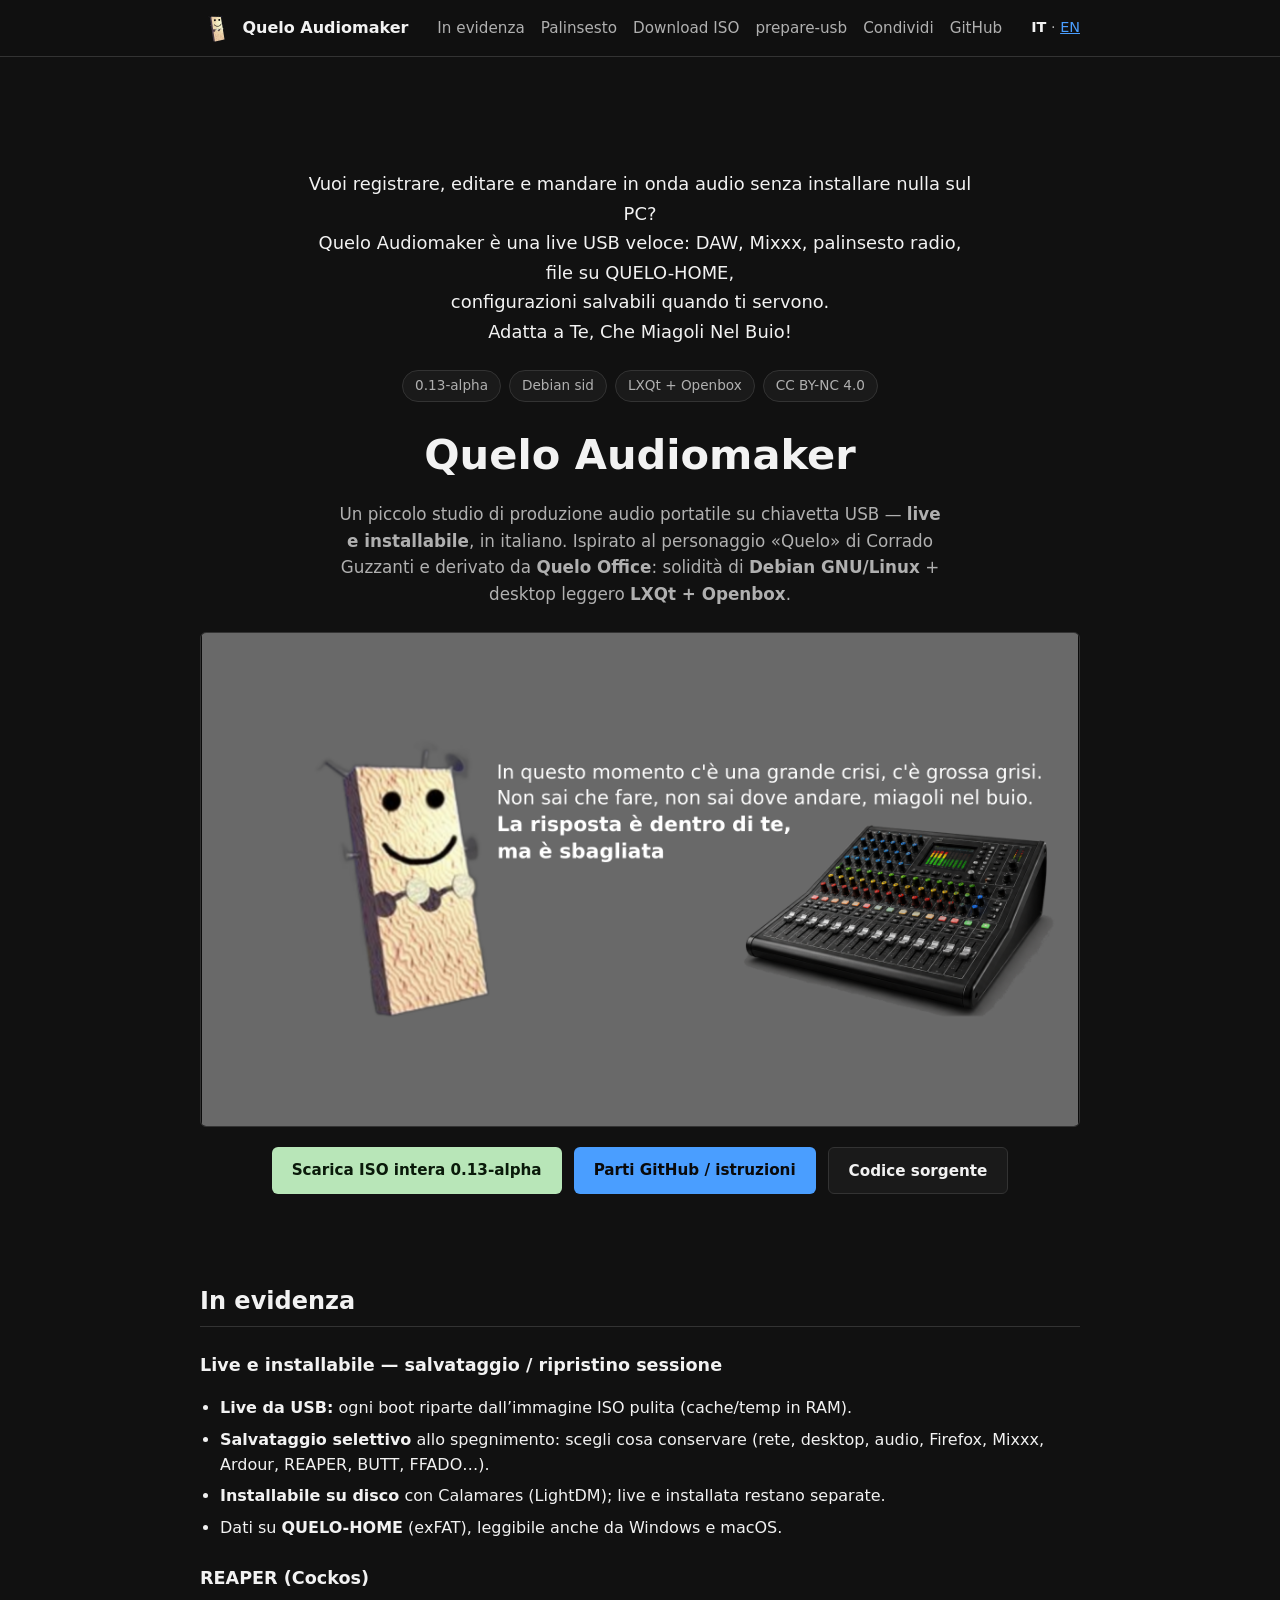
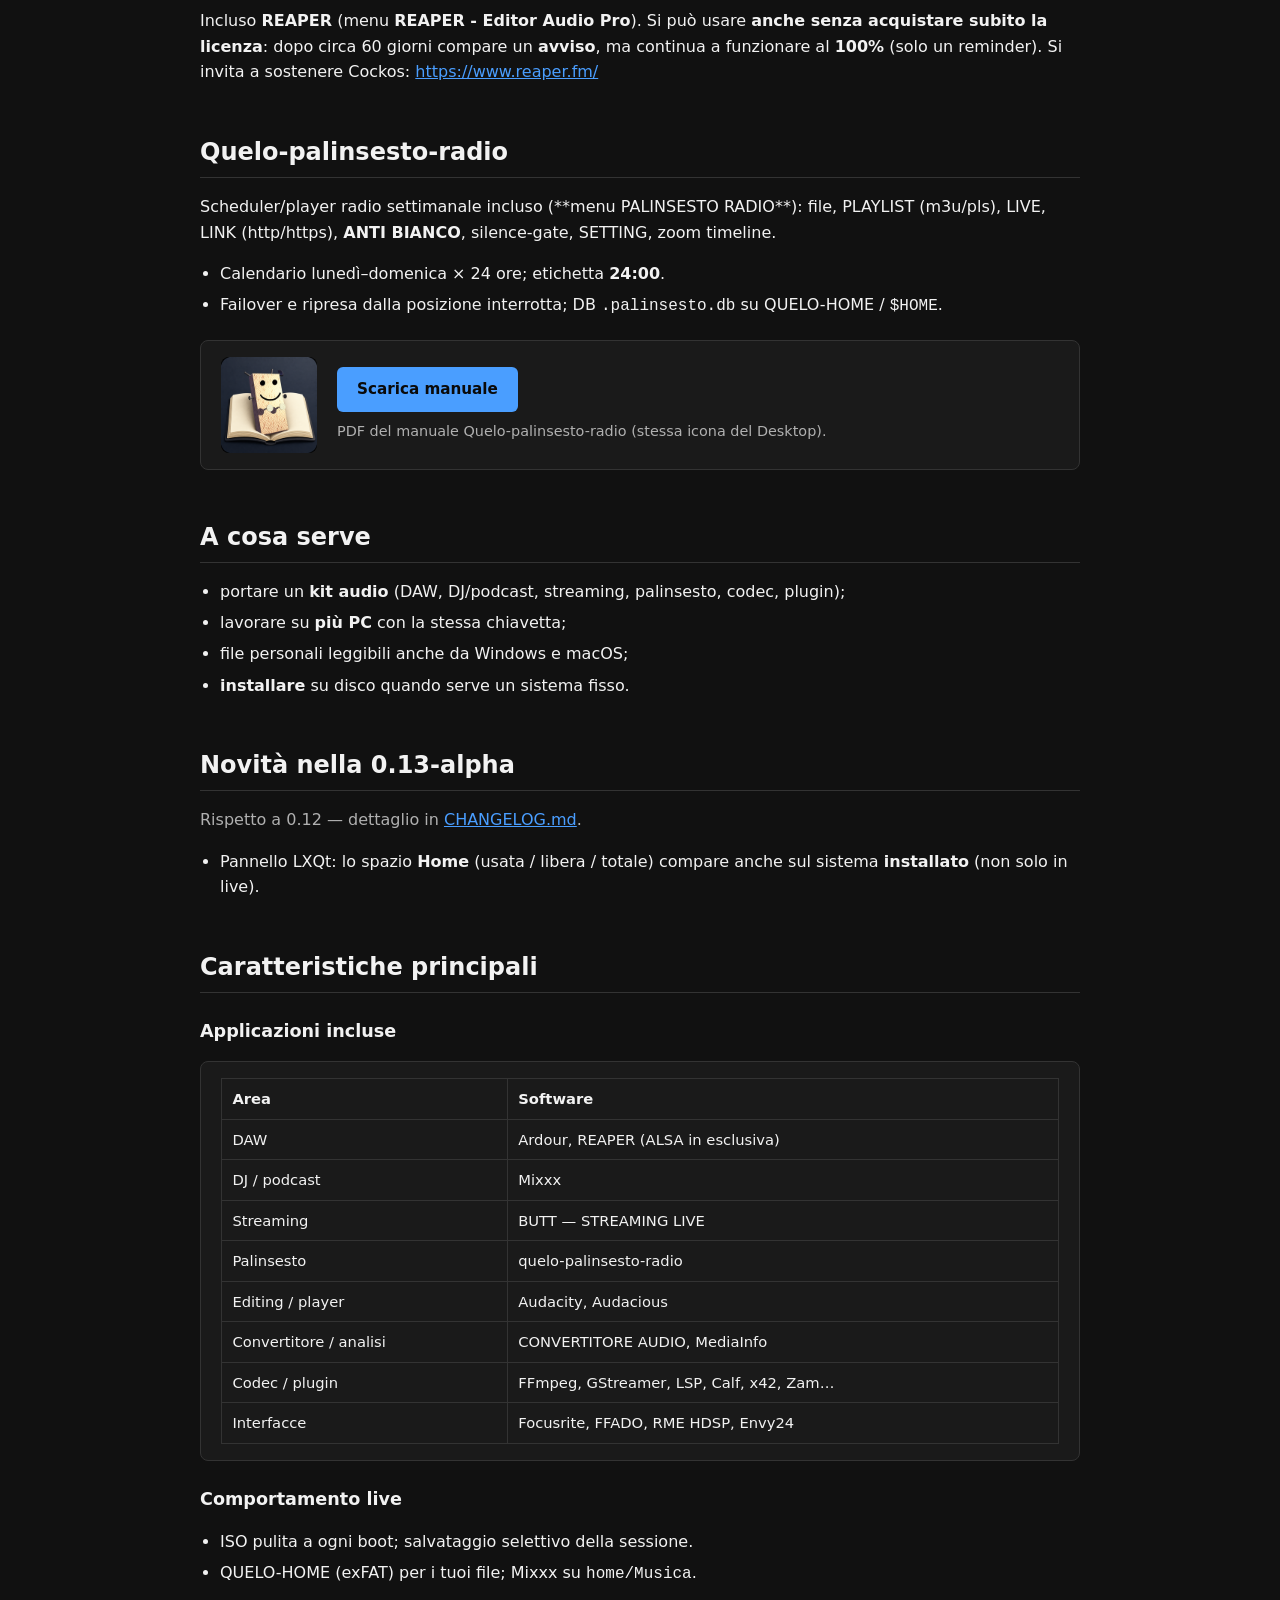
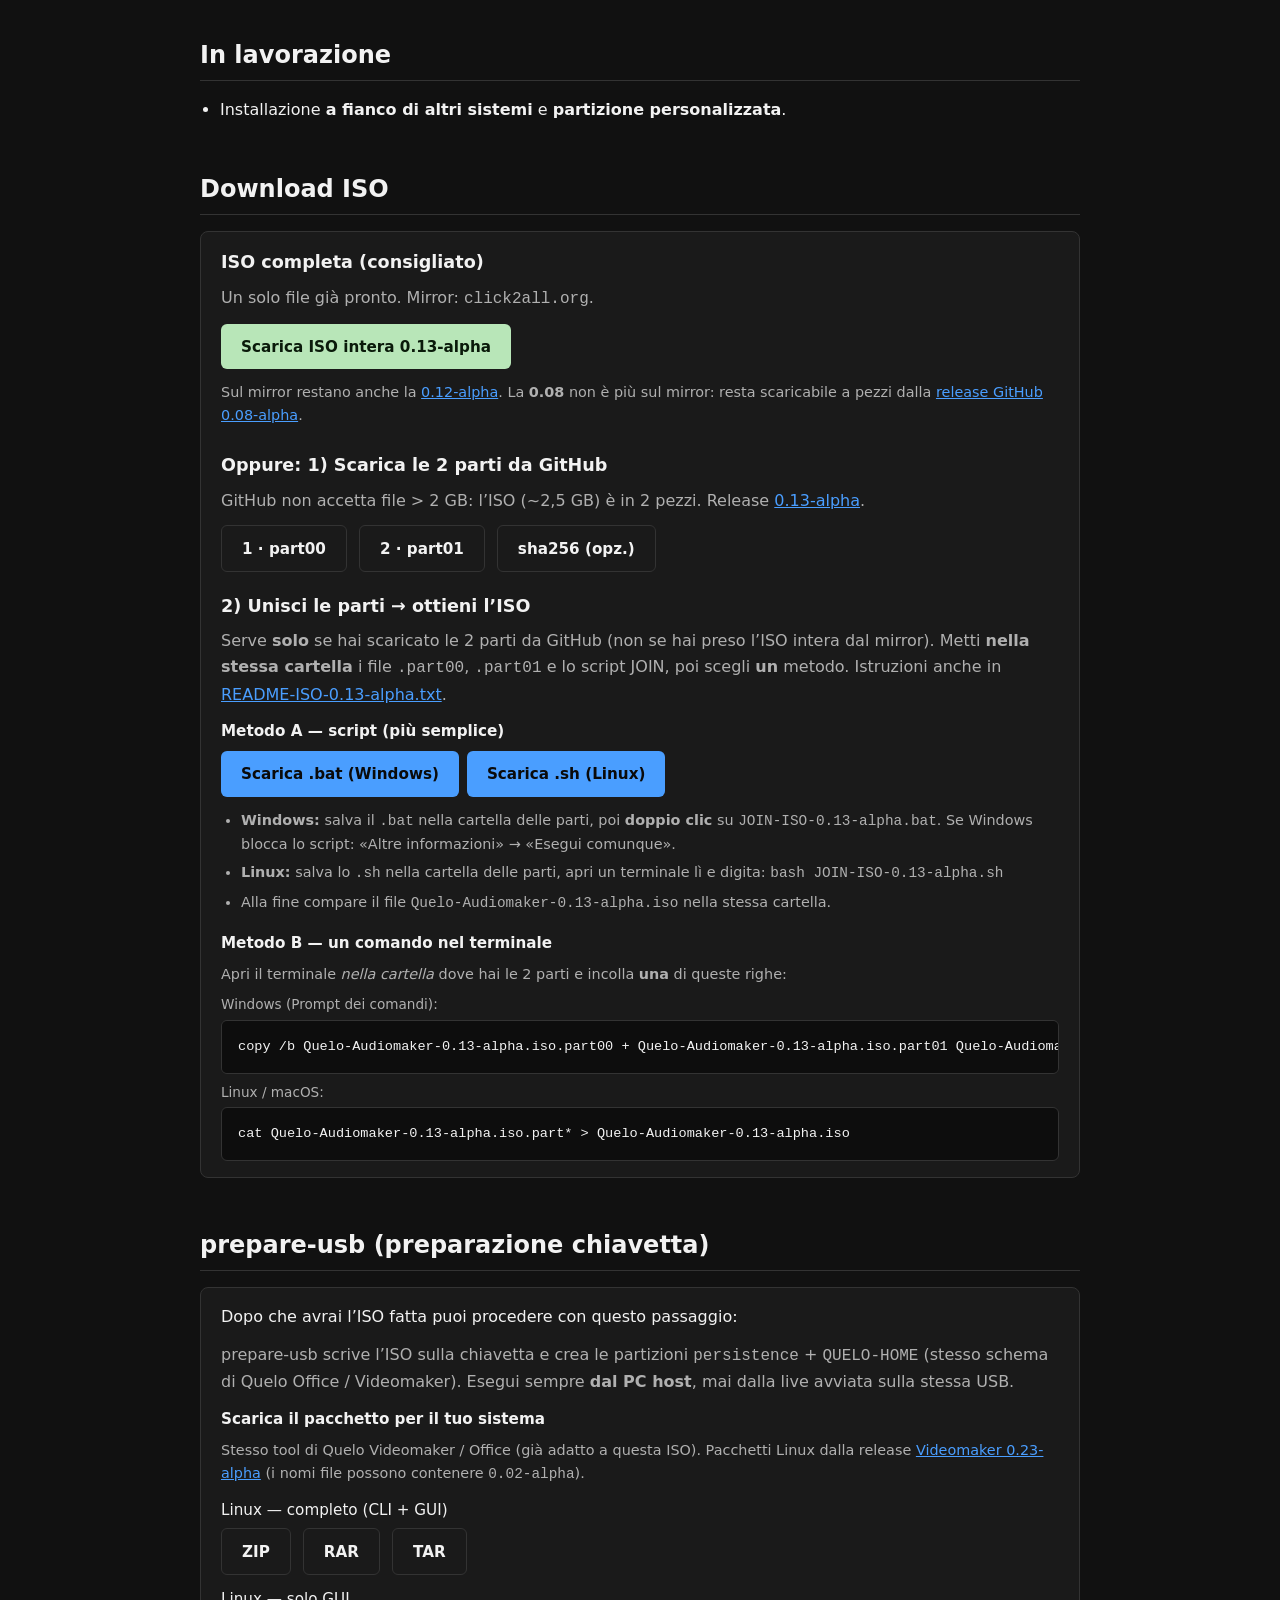
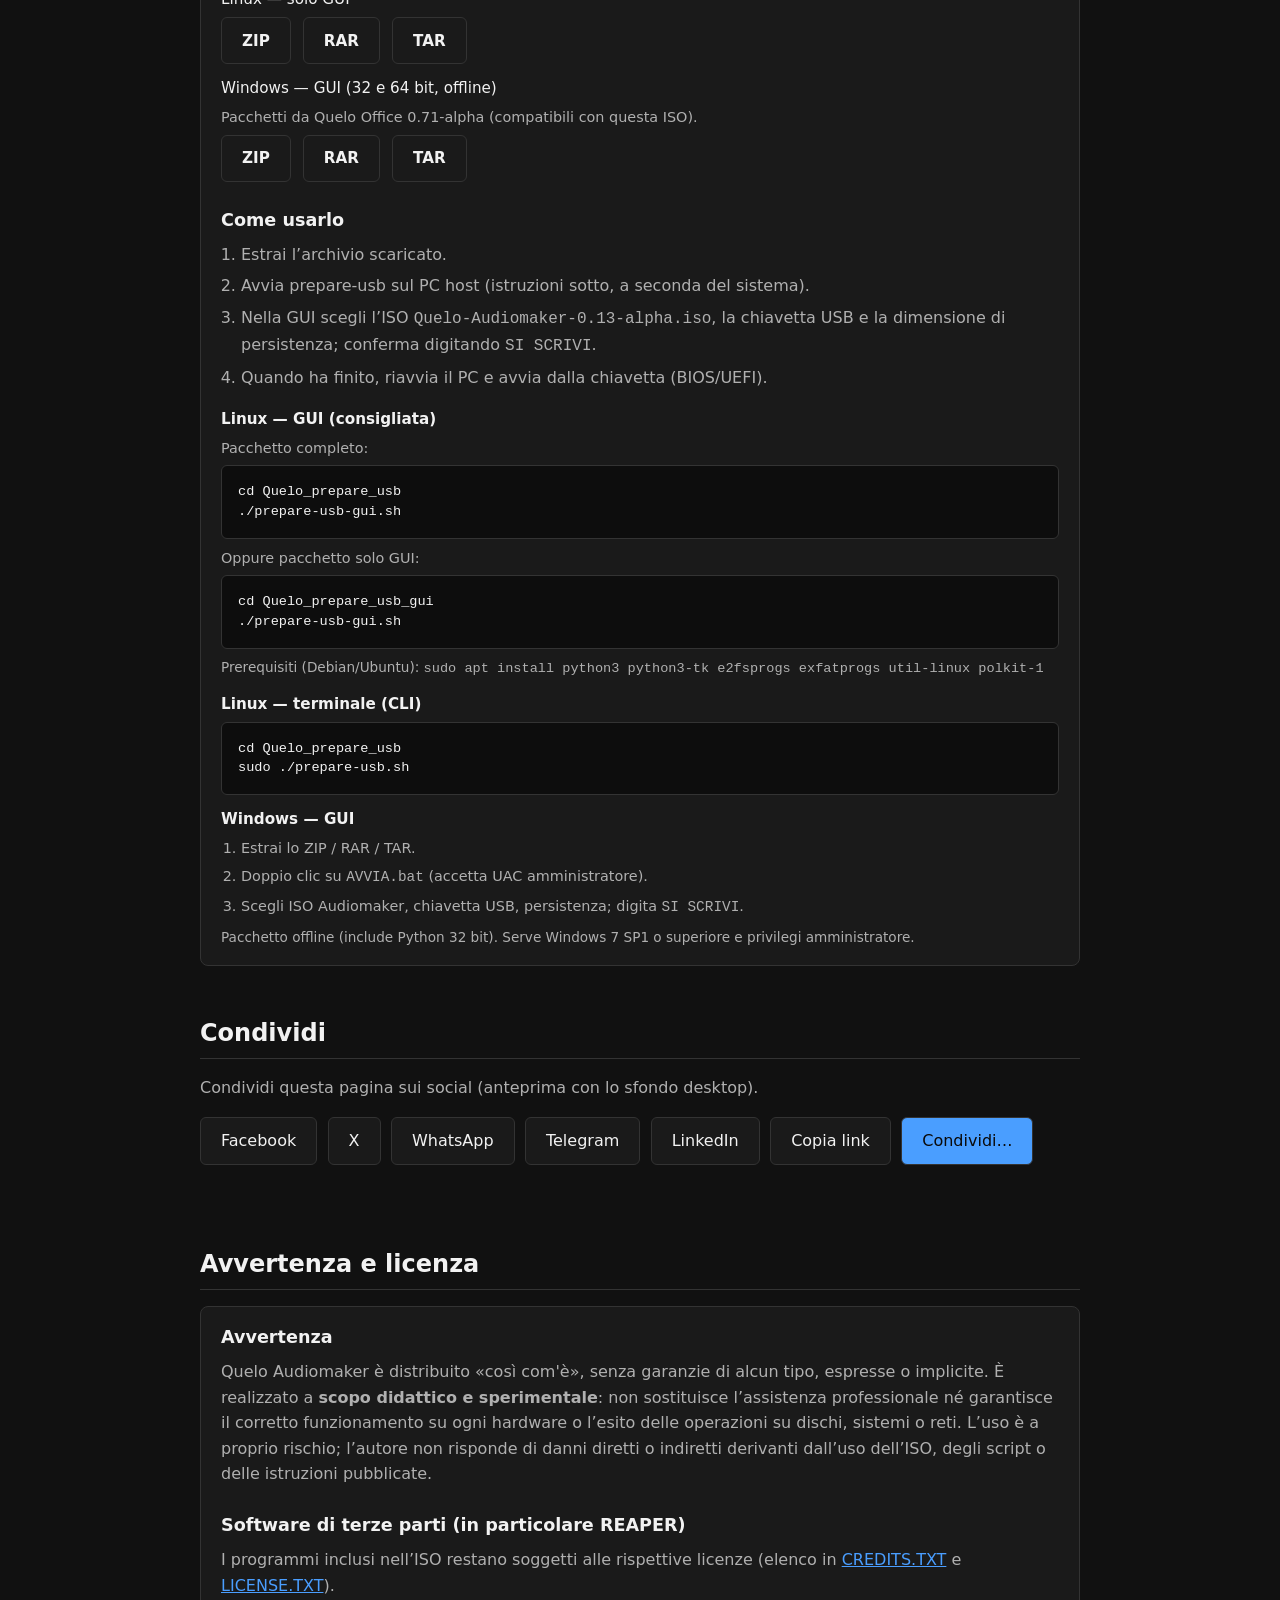
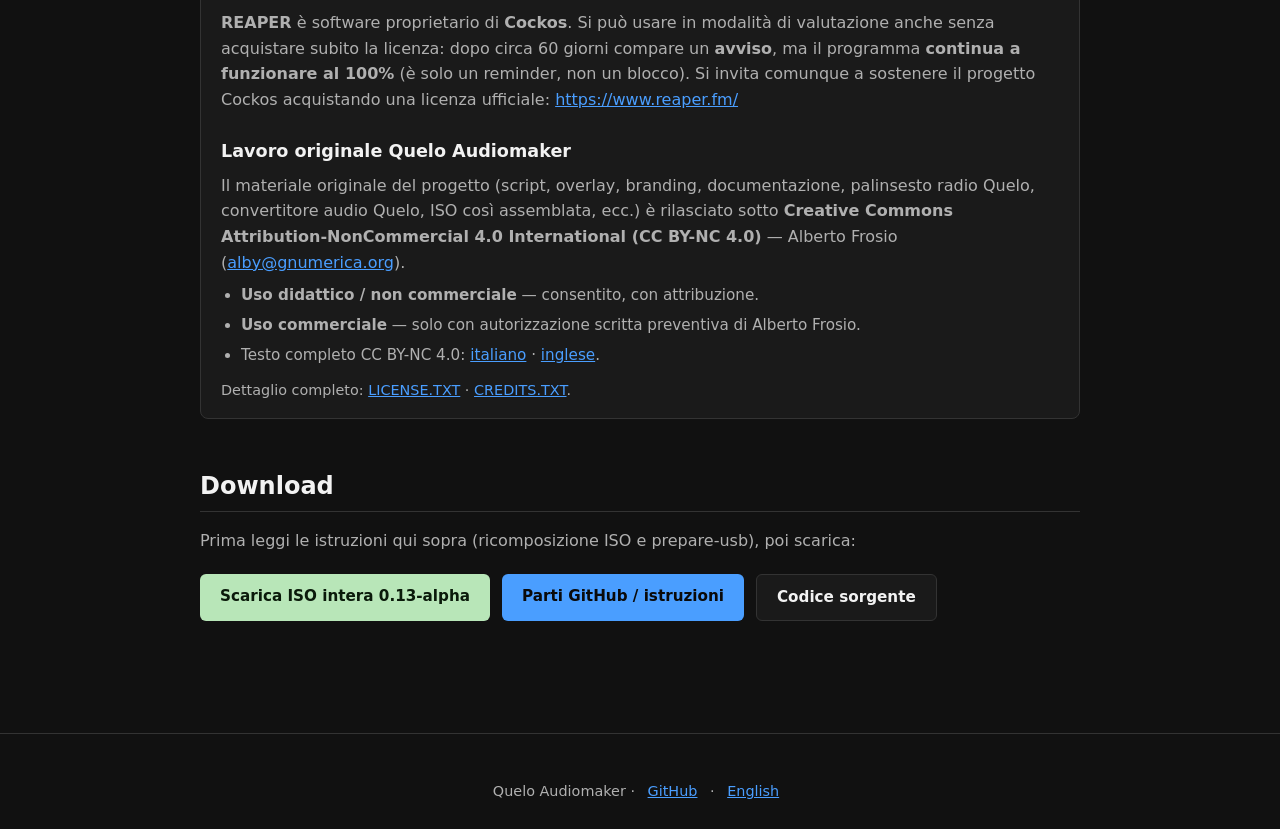
<file: docs/index.html>
<!DOCTYPE html>
<html lang="it" prefix="og: https://ogp.me/ns# fb: https://ogp.me/ns/fb#">
<head>
  <meta charset="utf-8">
  <meta property="fb:app_id" content="1402918248430555">
  <meta name="viewport" content="width=device-width, initial-scale=1">
  <title>Quelo Audiomaker 0.13-alpha — live USB audio in italiano</title>
  <meta name="description" content="Quelo Audiomaker 0.13-alpha: live USB audio in italiano. Spazio Home anche su installata, Calamares, QUELO-HOME, REAPER, Ardour, Mixxx, palinsesto. Debian sid + LXQt.">
  <meta name="keywords" content="Quelo Audiomaker, live USB, Debian, audio, REAPER, Ardour, Mixxx, palinsesto radio, Calamares">
  <meta name="author" content="Alberto Frosio">
  <meta name="theme-color" content="#111111">
  <meta name="robots" content="index,follow">
  <link rel="canonical" href="https://alby-quelo.github.io/Quelo-Audiomaker/">

  <meta property="og:type" content="website">
  <meta property="og:site_name" content="Quelo Audiomaker">
  <meta property="og:url" content="https://alby-quelo.github.io/Quelo-Audiomaker/">
  <meta property="og:title" content="Quelo Audiomaker 0.13-alpha — live USB audio in italiano">
  <meta property="og:description" content="0.13-alpha: studio audio su USB. Spazio Home anche su installata, Calamares, QUELO-HOME, REAPER, Ardour, Mixxx, palinsesto. Debian sid + LXQt.">
  <meta property="og:image" content="https://alby-quelo.github.io/Quelo-Audiomaker/quelo-sfondo-audiomaker.png">
  <meta property="og:image:secure_url" content="https://alby-quelo.github.io/Quelo-Audiomaker/quelo-sfondo-audiomaker.png">
  <meta property="og:image:type" content="image/png">
  <meta property="og:image:alt" content="Sfondo desktop Quelo Audiomaker">
  <meta property="og:image:width" content="1920">
  <meta property="og:image:height" content="1080">
  <meta property="og:locale" content="it_IT">
  <meta property="og:locale:alternate" content="en_US">

  <meta name="twitter:card" content="summary_large_image">
  <meta name="twitter:title" content="Quelo Audiomaker 0.13-alpha — live USB audio in italiano">
  <meta name="twitter:description" content="0.13-alpha: live USB audio. Spazio Home anche su installata, Calamares, QUELO-HOME, REAPER, Mixxx, palinsesto. Debian sid + LXQt.">
  <meta name="twitter:image" content="https://alby-quelo.github.io/Quelo-Audiomaker/quelo-sfondo-audiomaker.png">
  <meta name="twitter:image:alt" content="Sfondo desktop Quelo Audiomaker">

  <meta itemprop="name" content="Quelo Audiomaker 0.13-alpha">
  <meta itemprop="description" content="0.13-alpha: studio audio live e installabile; spazio Home nel pannello anche dopo Calamares.">
  <meta itemprop="image" content="https://alby-quelo.github.io/Quelo-Audiomaker/quelo-sfondo-audiomaker.png">

  <link rel="image_src" href="https://alby-quelo.github.io/Quelo-Audiomaker/quelo-sfondo-audiomaker.png">
  <link rel="stylesheet" href="style.css?v=8">
  <link rel="icon" href="logo.png" type="image/png">
  <script type="application/ld+json">
  {
    "@context": "https://schema.org",
    "@type": "SoftwareApplication",
    "name": "Quelo Audiomaker",
    "applicationCategory": "MultimediaApplication",
    "operatingSystem": "Linux",
    "softwareVersion": "0.13-alpha",
    "url": "https://alby-quelo.github.io/Quelo-Audiomaker/",
    "downloadUrl": "https://click2all.org/iso/Quelo-Audiomaker-0.13-alpha.iso",
    "image": "https://alby-quelo.github.io/Quelo-Audiomaker/quelo-sfondo-audiomaker.png",
    "description": "0.13-alpha: live USB audio in italiano — spazio Home anche su installata, Calamares, QUELO-HOME, REAPER, Ardour, Mixxx, palinsesto.",
    "author": { "@type": "Person", "name": "Alberto Frosio", "email": "alby@gnumerica.org" },
    "license": "https://creativecommons.org/licenses/by-nc/4.0/"
  }
  </script>
</head>
<body>
  <header>
    <nav class="nav">
      <a class="brand" href="./">
        <img src="logo.png" alt="Quelo Audiomaker">
        <span>Quelo Audiomaker</span>
      </a>
      <div class="nav-links">
        <a href="#evidenza">In evidenza</a>
        <a href="#palinsesto">Palinsesto</a>
        <a href="#iso-parti">Download ISO</a>
        <a href="#prepare-usb">prepare-usb</a>
        <a href="#condividi">Condividi</a>
        <a href="https://github.com/alby-quelo/Quelo-Audiomaker">GitHub</a>
      </div>
      <div class="lang"><strong>IT</strong> · <a href="en/">EN</a></div>
    </nav>
  </header>

  <main>
    <section class="hero">
      <p class="pitch">
        Vuoi registrare, editare e mandare in onda audio senza installare nulla sul PC?<br>
        Quelo Audiomaker è una live USB veloce: DAW, Mixxx, palinsesto radio, file su QUELO-HOME,<br>
        configurazioni salvabili quando ti servono.<br>
        Adatta a Te, Che Miagoli Nel Buio!
      </p>
      <div class="badges">
        <span class="badge">0.13-alpha</span>
        <span class="badge">Debian sid</span>
        <span class="badge">LXQt + Openbox</span>
        <span class="badge">CC BY-NC 4.0</span>
      </div>
      <h1>Quelo Audiomaker</h1>
      <p class="tagline">
        Un piccolo studio di produzione audio portatile su chiavetta USB — <strong>live e installabile</strong>, in italiano.
        Ispirato al personaggio «Quelo» di Corrado Guzzanti e derivato da <strong>Quelo Office</strong>:
        solidità di <strong>Debian GNU/Linux</strong> + desktop leggero <strong>LXQt + Openbox</strong>.
      </p>

      <div class="hero-frame">
        <img class="hero-shot" src="quelo-sfondo-audiomaker.png" alt="Sfondo desktop Quelo Audiomaker" width="1920" height="1080">
      </div>

      <div class="cta-row">
        <a class="btn btn-mirror" href="https://click2all.org/iso/Quelo-Audiomaker-0.13-alpha.iso">
          Scarica ISO intera 0.13-alpha
        </a>
        <a class="btn btn-primary" href="#iso-parti">
          Parti GitHub / istruzioni
        </a>
        <a class="btn btn-secondary" href="https://github.com/alby-quelo/Quelo-Audiomaker">
          Codice sorgente
        </a>
      </div>
    </section>

    <section id="evidenza">
      <h2>In evidenza</h2>
      <h3>Live e installabile — salvataggio / ripristino sessione</h3>
      <ul>
        <li><strong>Live da USB:</strong> ogni boot riparte dall’immagine ISO pulita (cache/temp in RAM).</li>
        <li><strong>Salvataggio selettivo</strong> allo spegnimento: scegli cosa conservare (rete, desktop, audio, Firefox, Mixxx, Ardour, REAPER, BUTT, FFADO…).</li>
        <li><strong>Installabile su disco</strong> con Calamares (LightDM); live e installata restano separate.</li>
        <li>Dati su <strong>QUELO-HOME</strong> (exFAT), leggibile anche da Windows e macOS.</li>
      </ul>
      <h3>REAPER (Cockos)</h3>
      <p>
        Incluso <strong>REAPER</strong> (menu <strong>REAPER - Editor Audio Pro</strong>). Si può usare
        <strong>anche senza acquistare subito la licenza</strong>: dopo circa 60 giorni compare un
        <strong>avviso</strong>, ma continua a funzionare al <strong>100%</strong> (solo un reminder).
        Si invita a sostenere Cockos: <a href="https://www.reaper.fm/" rel="noopener">https://www.reaper.fm/</a>
      </p>
    </section>

    <section id="palinsesto">
      <h2>Quelo-palinsesto-radio</h2>
      <p>
        Scheduler/player radio settimanale incluso (**menu PALINSESTO RADIO**): file, PLAYLIST (m3u/pls),
        LIVE, LINK (http/https), <strong>ANTI BIANCO</strong>, silence-gate, SETTING, zoom timeline.
      </p>
      <ul>
        <li>Calendario lunedì–domenica × 24 ore; etichetta <strong>24:00</strong>.</li>
        <li>Failover e ripresa dalla posizione interrotta; DB <code>.palinsesto.db</code> su QUELO-HOME / <code>$HOME</code>.</li>
      </ul>
      <div class="manual-download">
        <a class="manual-icon-link" href="manuale_palinsesto.pdf" download="manuale_palinsesto.pdf" title="Scarica il manuale PDF">
          <img src="quelo-manuale-palinsesto.png" width="96" height="96" alt="Icona MANUALE PALINSESTO">
        </a>
        <div>
          <a class="btn btn-primary" href="manuale_palinsesto.pdf" download="manuale_palinsesto.pdf">Scarica manuale</a>
          <p class="manual-hint">PDF del manuale Quelo-palinsesto-radio (stessa icona del Desktop).</p>
        </div>
      </div>
    </section>

    <section id="cosa">
      <h2>A cosa serve</h2>
      <ul>
        <li>portare un <strong>kit audio</strong> (DAW, DJ/podcast, streaming, palinsesto, codec, plugin);</li>
        <li>lavorare su <strong>più PC</strong> con la stessa chiavetta;</li>
        <li>file personali leggibili anche da Windows e macOS;</li>
        <li><strong>installare</strong> su disco quando serve un sistema fisso.</li>
      </ul>
    </section>

    <section id="novita">
      <h2>Novità nella 0.13-alpha</h2>
      <p style="color:var(--text-muted)">
        Rispetto a 0.12 — dettaglio in
        <a href="https://github.com/alby-quelo/Quelo-Audiomaker/blob/main/CHANGELOG.md">CHANGELOG.md</a>.
      </p>
      <ul>
        <li>Pannello LXQt: lo spazio <strong>Home</strong> (usata / libera / totale) compare anche sul sistema <strong>installato</strong> (non solo in live).</li>
      </ul>
    </section>

    <section id="caratteristiche">
      <h2>Caratteristiche principali</h2>
      <h3>Applicazioni incluse</h3>
      <div class="card">
        <table>
          <thead><tr><th>Area</th><th>Software</th></tr></thead>
          <tbody>
            <tr><td>DAW</td><td>Ardour, REAPER (ALSA in esclusiva)</td></tr>
            <tr><td>DJ / podcast</td><td>Mixxx</td></tr>
            <tr><td>Streaming</td><td>BUTT — STREAMING LIVE</td></tr>
            <tr><td>Palinsesto</td><td>quelo-palinsesto-radio</td></tr>
            <tr><td>Editing / player</td><td>Audacity, Audacious</td></tr>
            <tr><td>Convertitore / analisi</td><td>CONVERTITORE AUDIO, MediaInfo</td></tr>
            <tr><td>Codec / plugin</td><td>FFmpeg, GStreamer, LSP, Calf, x42, Zam…</td></tr>
            <tr><td>Interfacce</td><td>Focusrite, FFADO, RME HDSP, Envy24</td></tr>
          </tbody>
        </table>
      </div>
      <h3>Comportamento live</h3>
      <ul>
        <li>ISO pulita a ogni boot; salvataggio selettivo della sessione.</li>
        <li>QUELO-HOME (exFAT) per i tuoi file; Mixxx su <code>home/Musica</code>.</li>
      </ul>
    </section>

    <section id="futuro">
      <h2>In lavorazione</h2>
      <ul>
        <li>Installazione <strong>a fianco di altri sistemi</strong> e <strong>partizione personalizzata</strong>.</li>
      </ul>
    </section>

    <section id="iso-parti">
      <h2>Download ISO</h2>
      <div class="card" style="text-align:left">
        <h3 style="margin-top:0">ISO completa (consigliato)</h3>
        <p style="margin:0.5rem 0 0.75rem;color:var(--text-muted)">
          Un solo file già pronto. Mirror: <code>click2all.org</code>.
        </p>
        <div class="cta-row" style="justify-content:flex-start;margin-top:0;flex-wrap:wrap">
          <a class="btn btn-mirror" href="https://click2all.org/iso/Quelo-Audiomaker-0.13-alpha.iso">
            Scarica ISO intera 0.13-alpha
          </a>
        </div>
        <p style="margin:0.75rem 0 0;font-size:0.9rem;color:var(--text-muted)">
          Sul mirror restano anche la
          <a href="https://click2all.org/iso/Quelo-Audiomaker-0.12-alpha.iso">0.12-alpha</a>.
          La <strong>0.08</strong> non è più sul mirror: resta scaricabile a pezzi dalla
          <a href="https://github.com/alby-quelo/Quelo-Audiomaker/releases/tag/0.08-alpha">release GitHub 0.08-alpha</a>.
        </p>

        <h3 style="margin-top:1.5rem">Oppure: 1) Scarica le 2 parti da GitHub</h3>
        <p style="margin:0.5rem 0 0.75rem;color:var(--text-muted)">
          GitHub non accetta file &gt; 2&nbsp;GB: l’ISO (~2,5&nbsp;GB) è in 2 pezzi.
          Release
          <a href="https://github.com/alby-quelo/Quelo-Audiomaker/releases/tag/0.13-alpha">0.13-alpha</a>.
        </p>
        <div class="cta-row" style="justify-content:flex-start;margin-top:0;flex-wrap:wrap">
          <a class="btn btn-secondary" href="https://github.com/alby-quelo/Quelo-Audiomaker/releases/download/0.13-alpha/Quelo-Audiomaker-0.13-alpha.iso.part00">1 · part00</a>
          <a class="btn btn-secondary" href="https://github.com/alby-quelo/Quelo-Audiomaker/releases/download/0.13-alpha/Quelo-Audiomaker-0.13-alpha.iso.part01">2 · part01</a>
          <a class="btn btn-secondary" href="https://github.com/alby-quelo/Quelo-Audiomaker/releases/download/0.13-alpha/Quelo-Audiomaker-0.13-alpha.iso.sha256">sha256 (opz.)</a>
        </div>

        <h3 style="margin-top:1.25rem">2) Unisci le parti → ottieni l’ISO</h3>
        <p style="margin:0.5rem 0 0.75rem;color:var(--text-muted)">
          Serve <strong>solo</strong> se hai scaricato le 2 parti da GitHub
          (non se hai preso l’ISO intera dal mirror).
          Metti <strong>nella stessa cartella</strong> i file
          <code>.part00</code>, <code>.part01</code> e lo script JOIN, poi scegli <strong>un</strong> metodo.
          Istruzioni anche in
          <a href="README-ISO-0.13-alpha.txt">README-ISO-0.13-alpha.txt</a>.
        </p>

        <p style="margin:0 0 0.5rem;font-size:0.95rem"><strong>Metodo A — script (più semplice)</strong></p>
        <div class="cta-row" style="justify-content:flex-start;margin-top:0;flex-wrap:wrap;gap:0.5rem">
          <a class="btn btn-primary" href="JOIN-ISO-0.13-alpha.bat" download="JOIN-ISO-0.13-alpha.bat">Scarica .bat (Windows)</a>
          <a class="btn btn-primary" href="JOIN-ISO-0.13-alpha.sh" download="JOIN-ISO-0.13-alpha.sh">Scarica .sh (Linux)</a>
        </div>
        <ul style="margin:0.75rem 0 0;padding-left:1.25rem;font-size:0.9rem;color:var(--text-muted)">
          <li><strong>Windows:</strong> salva il <code>.bat</code> nella cartella delle parti, poi <strong>doppio clic</strong> su
            <code>JOIN-ISO-0.13-alpha.bat</code>. Se Windows blocca lo script: «Altre informazioni» → «Esegui comunque».</li>
          <li><strong>Linux:</strong> salva lo <code>.sh</code> nella cartella delle parti, apri un terminale lì e digita:
            <code>bash JOIN-ISO-0.13-alpha.sh</code></li>
          <li>Alla fine compare il file <code>Quelo-Audiomaker-0.13-alpha.iso</code> nella stessa cartella.</li>
        </ul>

        <p style="margin:1rem 0 0.5rem;font-size:0.95rem"><strong>Metodo B — un comando nel terminale</strong></p>
        <p style="margin:0 0 0.35rem;font-size:0.9rem;color:var(--text-muted)">
          Apri il terminale <em>nella cartella</em> dove hai le 2 parti e incolla <strong>una</strong> di queste righe:
        </p>
        <p style="margin:0.5rem 0 0.25rem;font-size:0.85rem;color:var(--text-muted)">Windows (Prompt dei comandi):</p>
        <pre style="overflow:auto;font-size:0.85rem;margin:0 0 0.5rem">copy /b Quelo-Audiomaker-0.13-alpha.iso.part00 + Quelo-Audiomaker-0.13-alpha.iso.part01 Quelo-Audiomaker-0.13-alpha.iso</pre>
        <p style="margin:0.5rem 0 0.25rem;font-size:0.85rem;color:var(--text-muted)">Linux / macOS:</p>
        <pre style="overflow:auto;font-size:0.85rem;margin:0">cat Quelo-Audiomaker-0.13-alpha.iso.part* &gt; Quelo-Audiomaker-0.13-alpha.iso</pre>
      </div>
    </section>

    <section id="prepare-usb">
      <h2>prepare-usb (preparazione chiavetta)</h2>
      <div class="card" style="text-align:left">
        <p style="margin:0 0 0.75rem">
          Dopo che avrai l’ISO fatta puoi procedere con questo passaggio:
        </p>
        <p style="margin:0 0 0.75rem;color:var(--text-muted)">
          prepare-usb scrive l’ISO sulla chiavetta e crea le partizioni
          <code>persistence</code> + <code>QUELO-HOME</code> (stesso schema di Quelo Office / Videomaker).
          Esegui sempre <strong>dal PC host</strong>, mai dalla live avviata sulla stessa USB.
        </p>

        <p style="margin:0 0 0.5rem;font-size:0.95rem"><strong>Scarica il pacchetto per il tuo sistema</strong></p>
        <p style="margin:0 0 0.75rem;font-size:0.9rem;color:var(--text-muted)">
          Stesso tool di Quelo Videomaker / Office (già adatto a questa ISO).
          Pacchetti Linux dalla release
          <a href="https://github.com/alby-quelo/quelo-videomaker/releases/tag/0.23-alpha">Videomaker 0.23-alpha</a>
          (i nomi file possono contenere <code>0.02-alpha</code>).
        </p>

        <p style="margin:0.75rem 0 0.35rem;font-size:0.95rem">Linux — completo (CLI + GUI)</p>
        <div class="cta-row" style="justify-content:flex-start;margin-top:0;flex-wrap:wrap">
          <a class="btn btn-secondary" href="https://github.com/alby-quelo/quelo-videomaker/releases/download/0.23-alpha/Quelo_prepare_usb-0.02-alpha.zip">ZIP</a>
          <a class="btn btn-secondary" href="https://github.com/alby-quelo/quelo-videomaker/releases/download/0.23-alpha/Quelo_prepare_usb-0.02-alpha.rar">RAR</a>
          <a class="btn btn-secondary" href="https://github.com/alby-quelo/quelo-videomaker/releases/download/0.23-alpha/Quelo_prepare_usb-0.02-alpha.tar">TAR</a>
        </div>

        <p style="margin:0.75rem 0 0.35rem;font-size:0.95rem">Linux — solo GUI</p>
        <div class="cta-row" style="justify-content:flex-start;margin-top:0;flex-wrap:wrap">
          <a class="btn btn-secondary" href="https://github.com/alby-quelo/quelo-videomaker/releases/download/0.23-alpha/Quelo_prepare_usb_gui-0.02-alpha.zip">ZIP</a>
          <a class="btn btn-secondary" href="https://github.com/alby-quelo/quelo-videomaker/releases/download/0.23-alpha/Quelo_prepare_usb_gui-0.02-alpha.rar">RAR</a>
          <a class="btn btn-secondary" href="https://github.com/alby-quelo/quelo-videomaker/releases/download/0.23-alpha/Quelo_prepare_usb_gui-0.02-alpha.tar">TAR</a>
        </div>

        <p style="margin:0.75rem 0 0.35rem;font-size:0.95rem">Windows — GUI (32 e 64 bit, offline)</p>
        <p style="margin:0 0 0.35rem;font-size:0.9rem;color:var(--text-muted)">
          Pacchetti da Quelo Office 0.71-alpha (compatibili con questa ISO).
        </p>
        <div class="cta-row" style="justify-content:flex-start;margin-top:0;flex-wrap:wrap">
          <a class="btn btn-secondary" href="https://github.com/alby-quelo/quelo-office/releases/download/0.71-alpha/Quelo-prepare_usb_windows.zip">ZIP</a>
          <a class="btn btn-secondary" href="https://github.com/alby-quelo/quelo-office/releases/download/0.71-alpha/Quelo-prepare_usb_windows.rar">RAR</a>
          <a class="btn btn-secondary" href="https://github.com/alby-quelo/quelo-office/releases/download/0.71-alpha/Quelo-prepare_usb_windows.tar">TAR</a>
        </div>

        <h3 style="margin-top:1.5rem">Come usarlo</h3>
        <ol style="margin:0.5rem 0 1rem;padding-left:1.25rem;color:var(--text-muted)">
          <li>Estrai l’archivio scaricato.</li>
          <li>Avvia prepare-usb sul PC host (istruzioni sotto, a seconda del sistema).</li>
          <li>Nella GUI scegli l’ISO <code>Quelo-Audiomaker-0.13-alpha.iso</code>, la chiavetta USB e la dimensione di persistenza; conferma digitando <code>SI SCRIVI</code>.</li>
          <li>Quando ha finito, riavvia il PC e avvia dalla chiavetta (BIOS/UEFI).</li>
        </ol>

        <p style="margin:0 0 0.35rem;font-size:0.95rem"><strong>Linux — GUI (consigliata)</strong></p>
        <p style="margin:0 0 0.35rem;font-size:0.9rem;color:var(--text-muted)">Pacchetto completo:</p>
        <pre style="overflow:auto;font-size:0.85rem;margin:0 0 0.5rem">cd Quelo_prepare_usb
./prepare-usb-gui.sh</pre>
        <p style="margin:0 0 0.35rem;font-size:0.9rem;color:var(--text-muted)">Oppure pacchetto solo GUI:</p>
        <pre style="overflow:auto;font-size:0.85rem;margin:0 0 0.5rem">cd Quelo_prepare_usb_gui
./prepare-usb-gui.sh</pre>
        <p style="margin:0 0 0.75rem;font-size:0.85rem;color:var(--text-muted)">
          Prerequisiti (Debian/Ubuntu):
          <code>sudo apt install python3 python3-tk e2fsprogs exfatprogs util-linux polkit-1</code>
        </p>

        <p style="margin:0 0 0.35rem;font-size:0.95rem"><strong>Linux — terminale (CLI)</strong></p>
        <pre style="overflow:auto;font-size:0.85rem;margin:0 0 0.75rem">cd Quelo_prepare_usb
sudo ./prepare-usb.sh</pre>

        <p style="margin:0 0 0.35rem;font-size:0.95rem"><strong>Windows — GUI</strong></p>
        <ol style="margin:0.35rem 0 0.5rem;padding-left:1.25rem;font-size:0.9rem;color:var(--text-muted)">
          <li>Estrai lo ZIP / RAR / TAR.</li>
          <li>Doppio clic su <code>AVVIA.bat</code> (accetta UAC amministratore).</li>
          <li>Scegli ISO Audiomaker, chiavetta USB, persistenza; digita <code>SI SCRIVI</code>.</li>
        </ol>
        <p style="margin:0;font-size:0.85rem;color:var(--text-muted)">
          Pacchetto offline (include Python 32 bit). Serve Windows 7 SP1 o superiore e privilegi amministratore.
        </p>
      </div>
    </section>

    <section id="condividi">
      <h2>Condividi</h2>
      <p style="color:var(--text-muted)">Condividi questa pagina sui social (anteprima con lo sfondo desktop).</p>
      <div class="share-row" id="share-buttons">
        <a class="btn btn-secondary share-btn" data-share="facebook" href="#" rel="noopener">Facebook</a>
        <a class="btn btn-secondary share-btn" data-share="x" href="#" rel="noopener">X</a>
        <a class="btn btn-secondary share-btn" data-share="whatsapp" href="#" rel="noopener">WhatsApp</a>
        <a class="btn btn-secondary share-btn" data-share="telegram" href="#" rel="noopener">Telegram</a>
        <a class="btn btn-secondary share-btn" data-share="linkedin" href="#" rel="noopener">LinkedIn</a>
        <button type="button" class="btn btn-secondary share-btn" data-share="copy" id="share-copy">Copia link</button>
        <button type="button" class="btn btn-primary share-btn" data-share="native" id="share-native" hidden>Condividi…</button>
      </div>
      <p id="share-status" class="share-status" aria-live="polite"></p>
    </section>

    <section id="avvertenza">
      <h2>Avvertenza e licenza</h2>
      <div class="card" style="text-align:left">
        <h3 style="margin-top:0">Avvertenza</h3>
        <p style="margin:0 0 0.75rem;color:var(--text-muted)">
          Quelo Audiomaker è distribuito «così com'è», senza garanzie di alcun tipo,
          espresse o implicite. È realizzato a <strong>scopo didattico e sperimentale</strong>:
          non sostituisce l’assistenza professionale né garantisce il corretto funzionamento
          su ogni hardware o l’esito delle operazioni su dischi, sistemi o reti.
          L’uso è a proprio rischio; l’autore non risponde di danni diretti o indiretti
          derivanti dall’uso dell’ISO, degli script o delle istruzioni pubblicate.
        </p>

        <h3>Software di terze parti (in particolare REAPER)</h3>
        <p style="margin:0 0 0.75rem;color:var(--text-muted)">
          I programmi inclusi nell’ISO restano soggetti alle rispettive licenze
          (elenco in <a href="https://github.com/alby-quelo/Quelo-Audiomaker/blob/main/CREDITS.TXT">CREDITS.TXT</a>
          e <a href="https://github.com/alby-quelo/Quelo-Audiomaker/blob/main/LICENSE.TXT">LICENSE.TXT</a>).
        </p>
        <p style="margin:0 0 0.75rem;color:var(--text-muted)">
          <strong>REAPER</strong> è software proprietario di <strong>Cockos</strong>.
          Si può usare in modalità di valutazione anche senza acquistare subito la licenza:
          dopo circa 60 giorni compare un <strong>avviso</strong>, ma il programma
          <strong>continua a funzionare al 100%</strong> (è solo un reminder, non un blocco).
          Si invita comunque a sostenere il progetto Cockos acquistando una licenza ufficiale:
          <a href="https://www.reaper.fm/" rel="noopener">https://www.reaper.fm/</a>
        </p>

        <h3>Lavoro originale Quelo Audiomaker</h3>
        <p style="margin:0 0 0.5rem;color:var(--text-muted)">
          Il materiale originale del progetto (script, overlay, branding, documentazione,
          palinsesto radio Quelo, convertitore audio Quelo, ISO così assemblata, ecc.)
          è rilasciato sotto
          <strong>Creative Commons Attribution-NonCommercial 4.0 International (CC BY-NC 4.0)</strong>
          — Alberto Frosio
          (<a href="mailto:alby@gnumerica.org">alby@gnumerica.org</a>).
        </p>
        <ul style="margin:0 0 0.75rem;padding-left:1.25rem;color:var(--text-muted);font-size:0.95rem">
          <li><strong>Uso didattico / non commerciale</strong> — consentito, con attribuzione.</li>
          <li><strong>Uso commerciale</strong> — solo con autorizzazione scritta preventiva di Alberto Frosio.</li>
          <li>Testo completo CC BY-NC 4.0:
            <a href="https://creativecommons.org/licenses/by-nc/4.0/legalcode.it" rel="noopener">italiano</a> ·
            <a href="https://creativecommons.org/licenses/by-nc/4.0/legalcode" rel="noopener">inglese</a>.</li>
        </ul>
        <p style="margin:0;font-size:0.9rem;color:var(--text-muted)">
          Dettaglio completo:
          <a href="https://github.com/alby-quelo/Quelo-Audiomaker/blob/main/LICENSE.TXT">LICENSE.TXT</a> ·
          <a href="https://github.com/alby-quelo/Quelo-Audiomaker/blob/main/CREDITS.TXT">CREDITS.TXT</a>.
        </p>
      </div>
    </section>

    <section id="download">
      <h2>Download</h2>
      <p style="color:var(--text-muted)">
        Prima leggi le istruzioni qui sopra (ricomposizione ISO e prepare-usb), poi scarica:
      </p>
      <div class="cta-row" style="justify-content:flex-start">
        <a class="btn btn-mirror" href="https://click2all.org/iso/Quelo-Audiomaker-0.13-alpha.iso">
          Scarica ISO intera 0.13-alpha
        </a>
        <a class="btn btn-primary" href="#iso-parti">
          Parti GitHub / istruzioni
        </a>
        <a class="btn btn-secondary" href="https://github.com/alby-quelo/Quelo-Audiomaker">
          Codice sorgente
        </a>
      </div>
    </section>
  </main>

  <footer>
    <p>Quelo Audiomaker · <a href="https://github.com/alby-quelo/Quelo-Audiomaker">GitHub</a> · <a href="en/">English</a></p>
  </footer>
  <script src="share.js?v=1" defer></script>
</body>
</html>
</file>
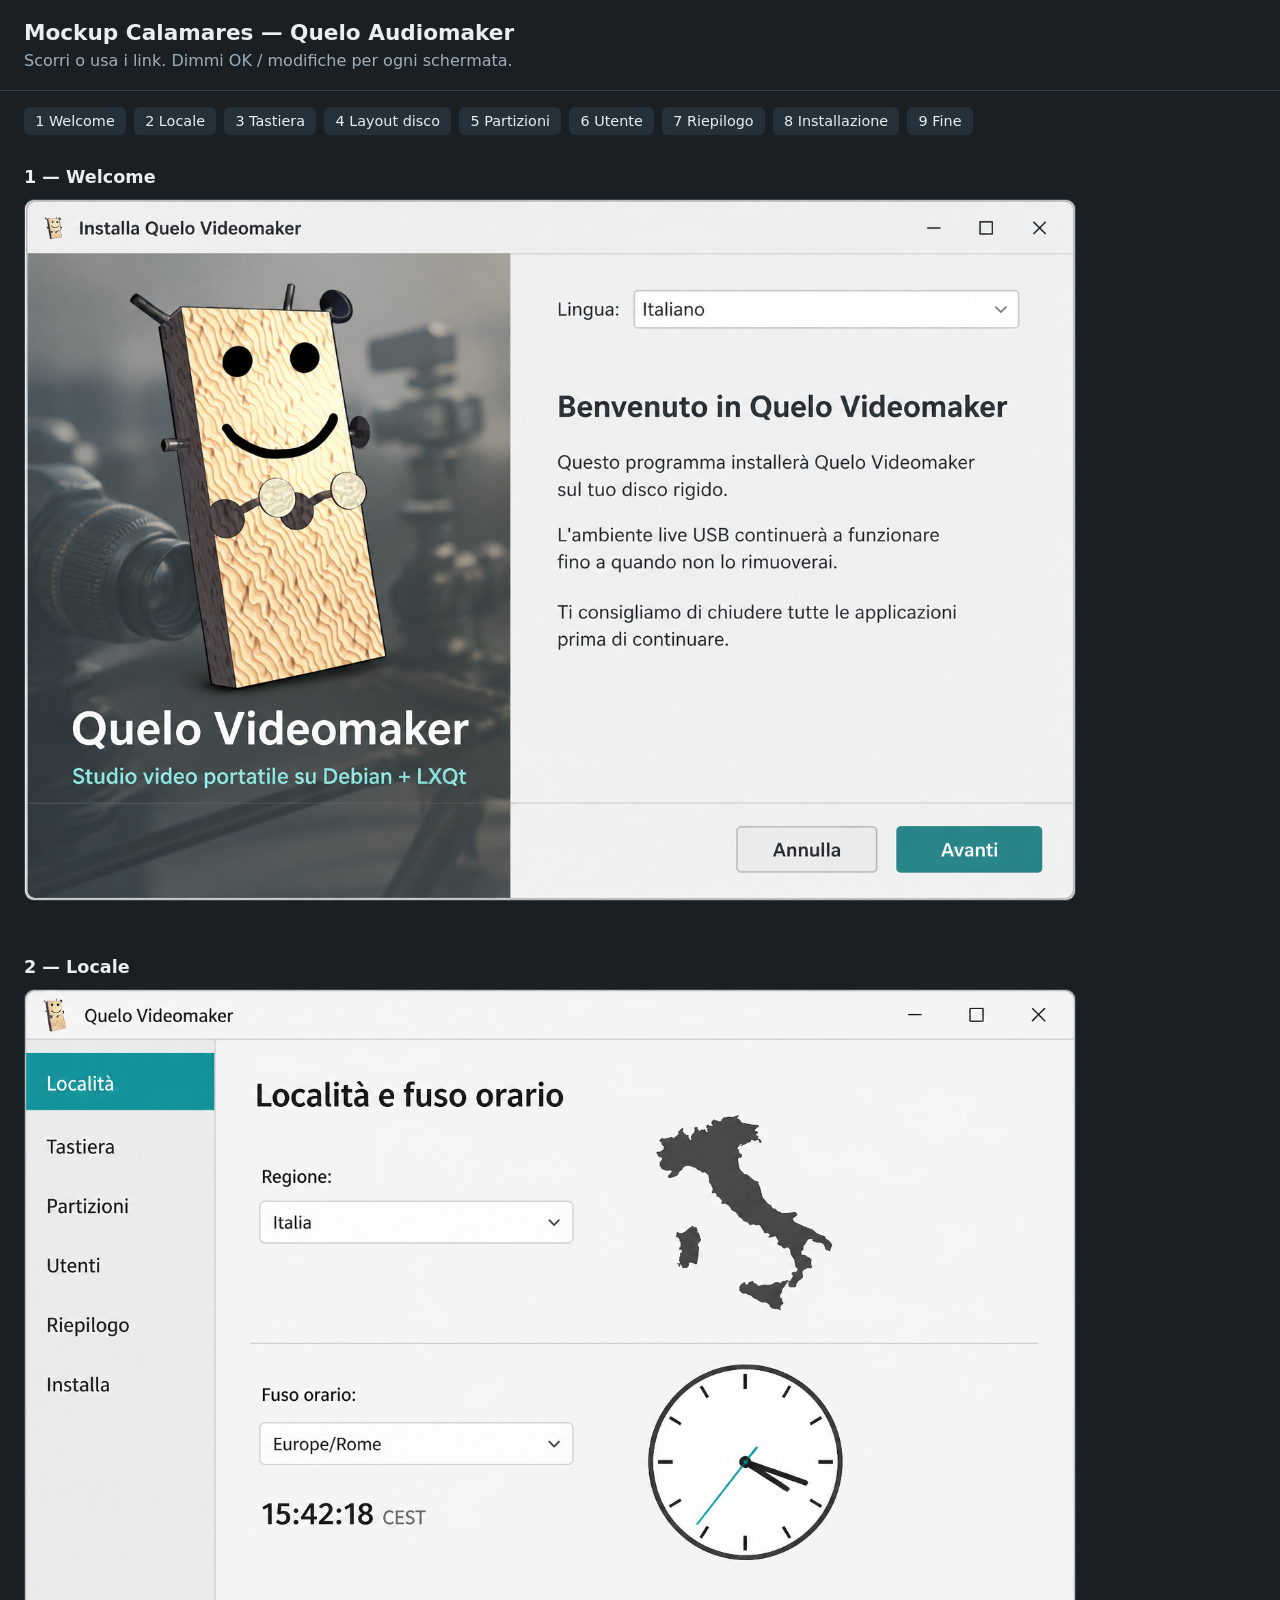
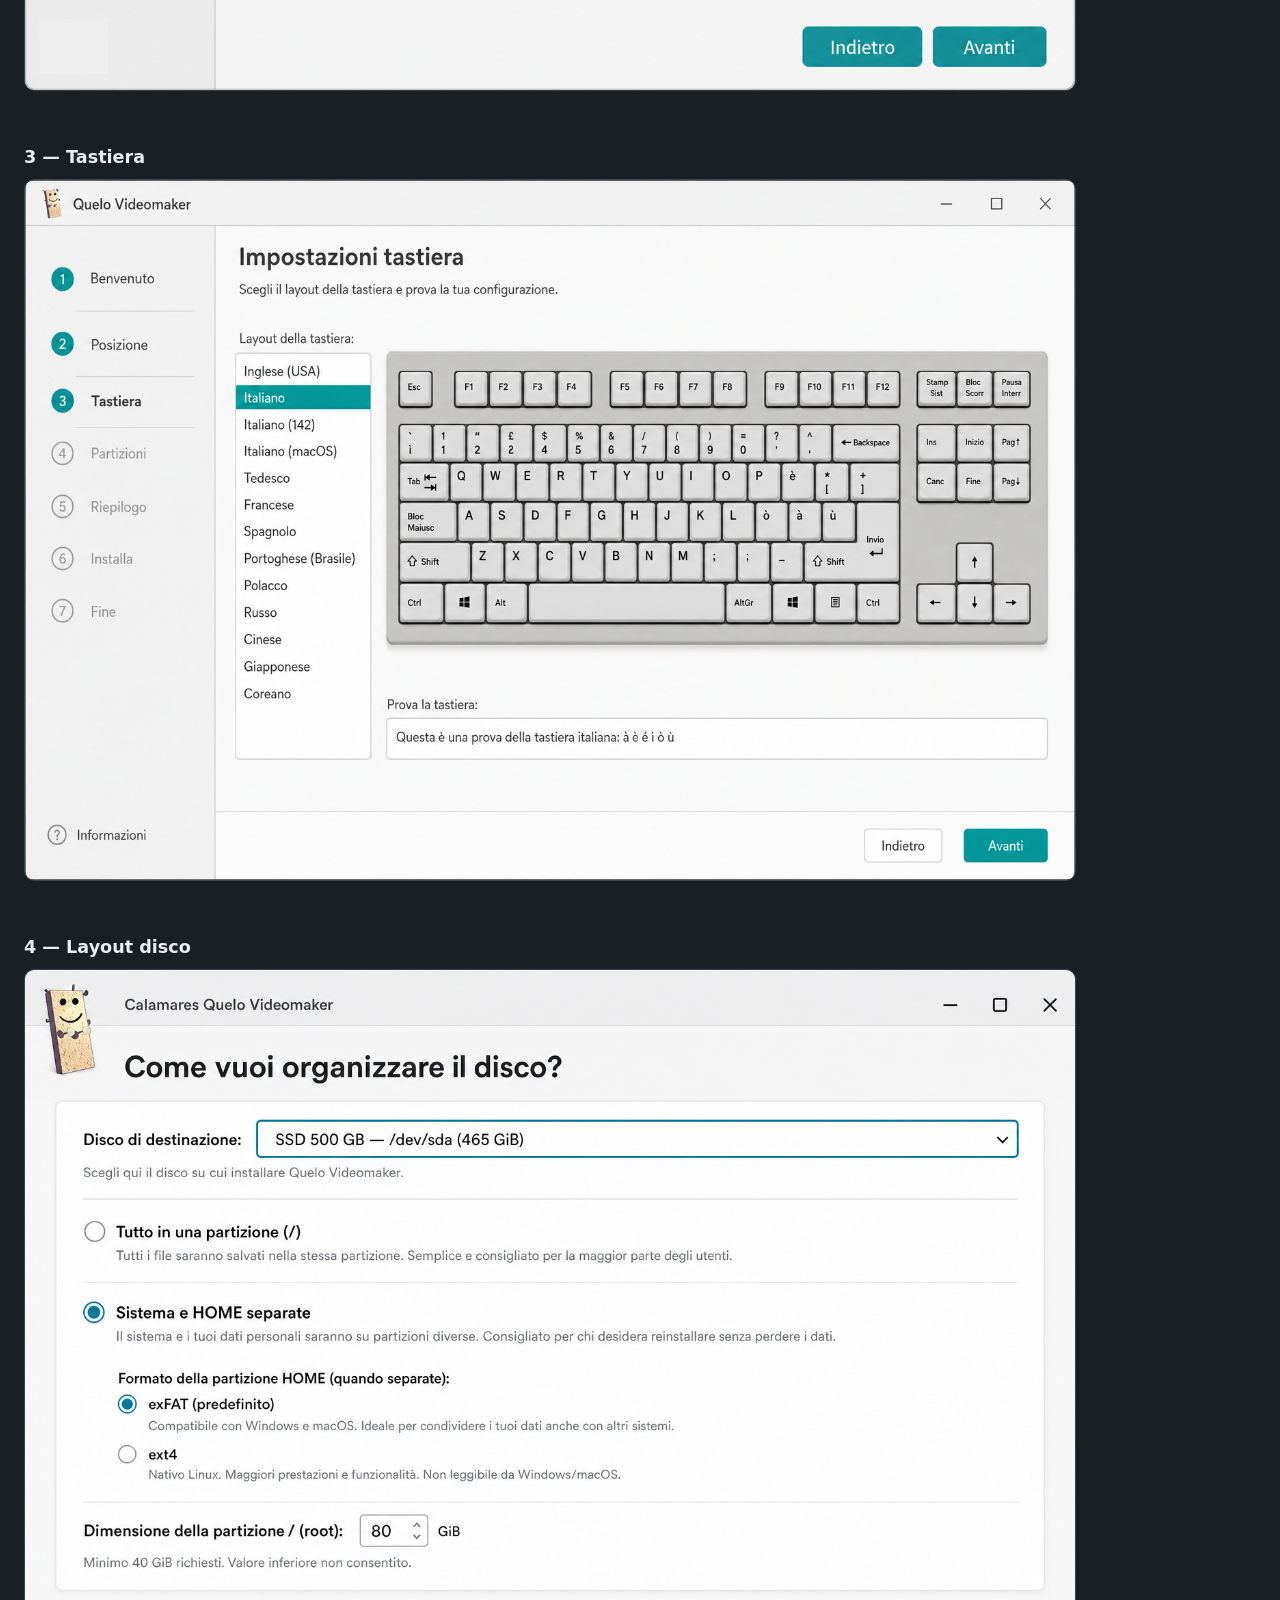
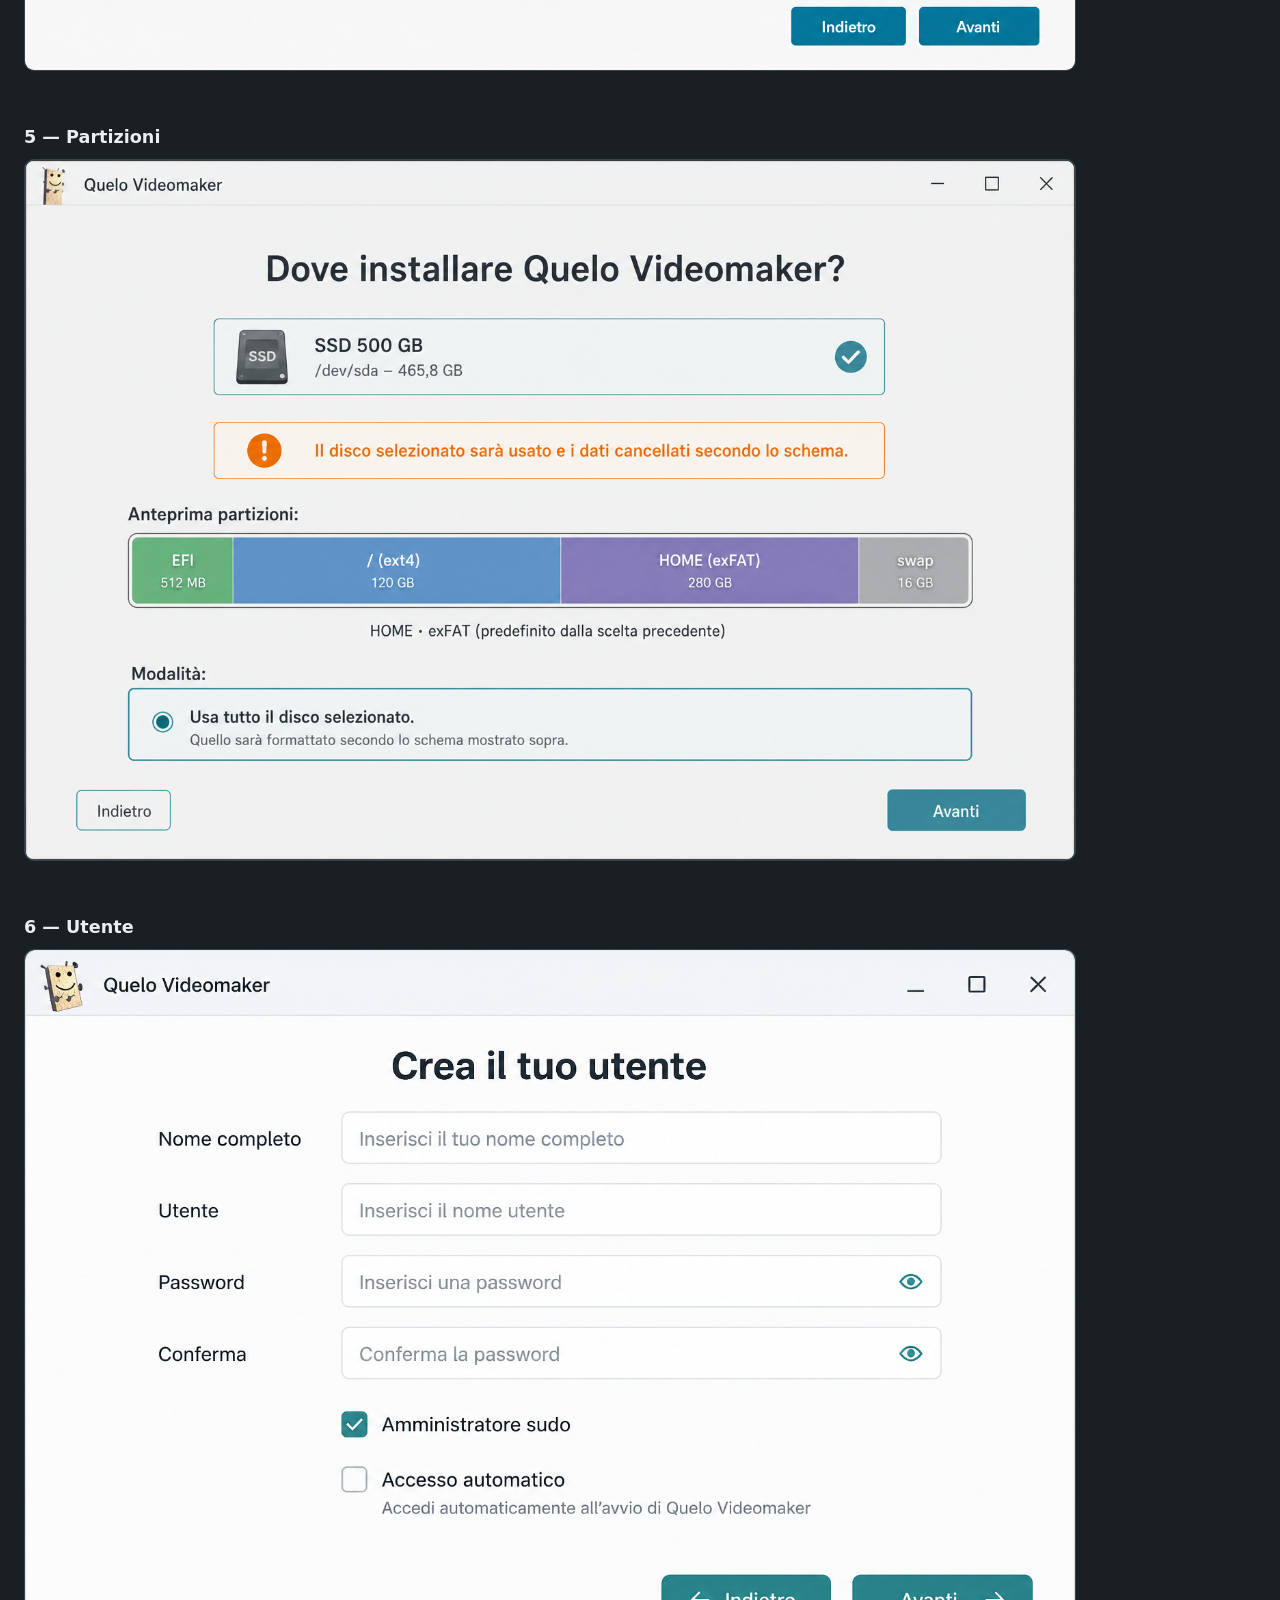
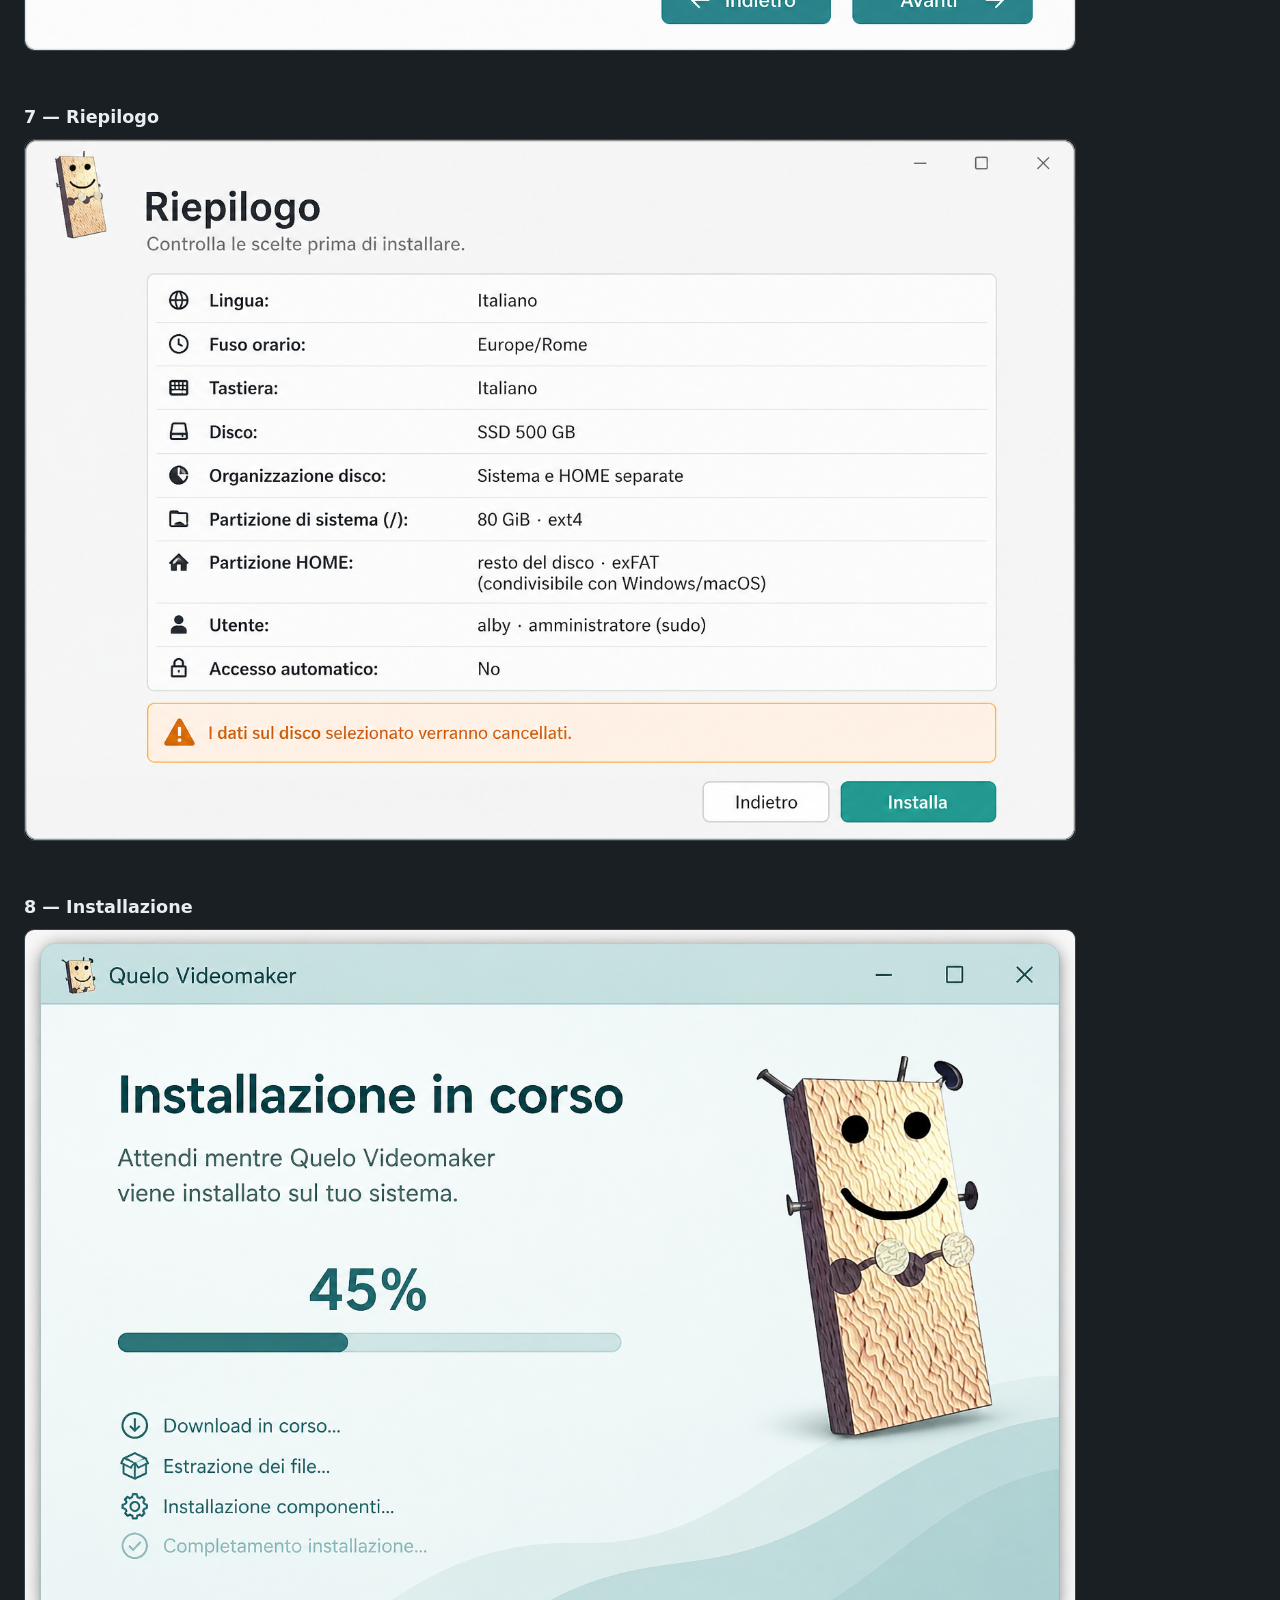
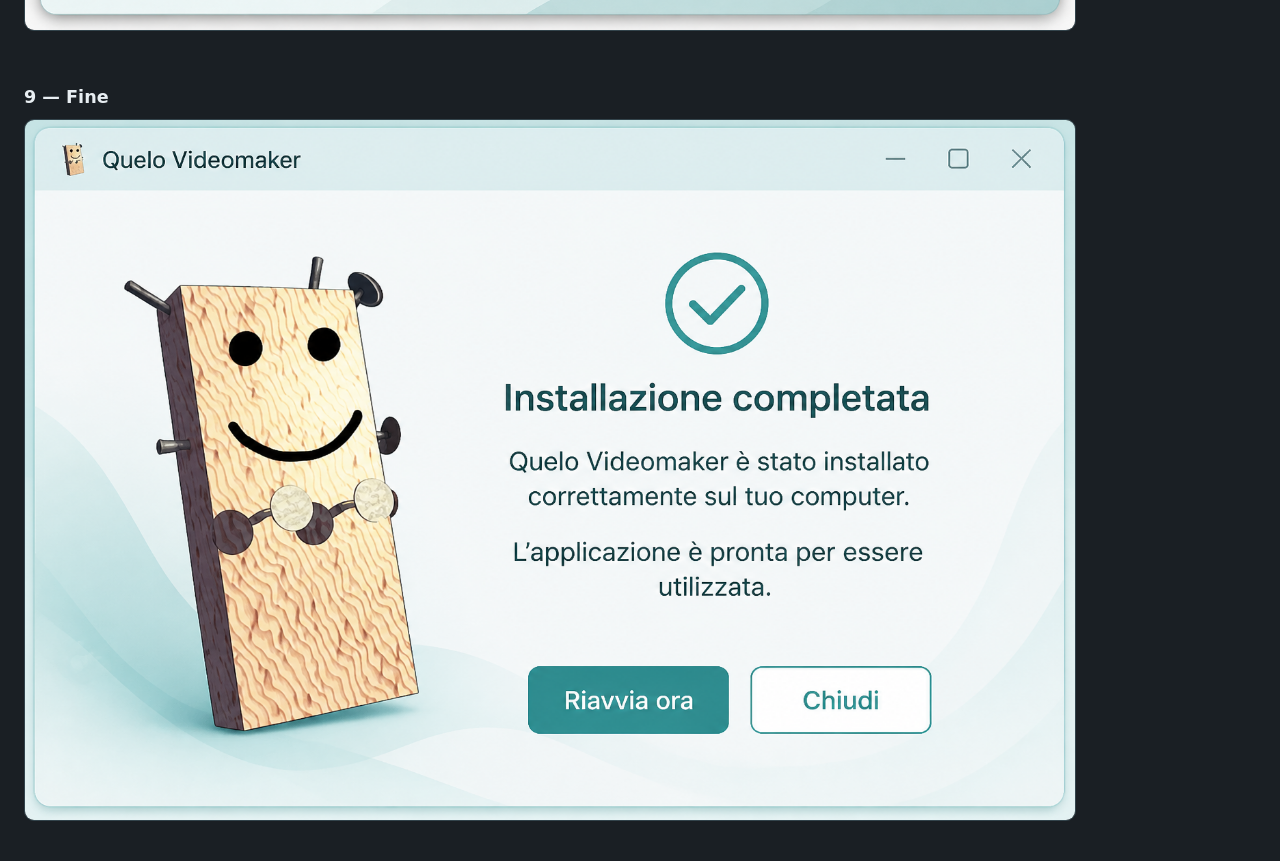
<file: docs/calamares-ux/index.html>
<!DOCTYPE html>
<html lang="it">
<head>
  <meta charset="utf-8">
  <meta name="viewport" content="width=device-width, initial-scale=1">
  <title>Quelo Audiomaker — mockup Calamares</title>
  <style>
    :root { --bg:#1a1f24; --panel:#24303a; --text:#e8eef2; --muted:#9db0bc; --accent:#2a7a7e; }
    * { box-sizing: border-box; }
    body { margin:0; font-family: system-ui, sans-serif; background:var(--bg); color:var(--text); }
    header { padding:1.25rem 1.5rem; border-bottom:1px solid #33444c; }
    h1 { margin:0 0 .35rem; font-size:1.35rem; }
    p { margin:0; color:var(--muted); }
    nav { display:flex; flex-wrap:wrap; gap:.5rem; padding:1rem 1.5rem; }
    nav a { color:var(--text); text-decoration:none; background:var(--panel); padding:.4rem .7rem; border-radius:6px; font-size:.9rem; }
    nav a:hover, nav a.active { background:var(--accent); }
    section { padding:1rem 1.5rem 2.5rem; max-width:1100px; }
    section h2 { margin:0 0 .75rem; font-size:1.1rem; }
    img { width:100%; height:auto; border-radius:10px; border:1px solid #33444c; background:#111; display:block; }
  </style>
</head>
<body>
  <header>
    <h1>Mockup Calamares — Quelo Audiomaker</h1>
    <p>Scorri o usa i link. Dimmi OK / modifiche per ogni schermata.</p>
  </header>
  <nav>
    <a href="#s1">1 Welcome</a>
    <a href="#s2">2 Locale</a>
    <a href="#s3">3 Tastiera</a>
    <a href="#s4">4 Layout disco</a>
    <a href="#s5">5 Partizioni</a>
    <a href="#s6">6 Utente</a>
    <a href="#s7">7 Riepilogo</a>
    <a href="#s8">8 Installazione</a>
    <a href="#s9">9 Fine</a>
  </nav>
  <section id="s1"><h2>1 — Welcome</h2><img src="mockups/calamares-01-welcome.png?v=1785417924" alt="Welcome"></section>
  <section id="s2"><h2>2 — Locale</h2><img src="mockups/calamares-02-locale.png?v=1785418549" alt="Locale"></section>
  <section id="s3"><h2>3 — Tastiera</h2><img src="mockups/calamares-03-keyboard.png?v=1785419263" alt="Tastiera"></section>
  <section id="s4"><h2>4 — Layout disco</h2><img src="mockups/calamares-04-disk-layout.png?v=1785420983" alt="Layout disco"></section>
  <section id="s5"><h2>5 — Partizioni</h2><img src="mockups/calamares-05-partition.png?v=1785420608" alt="Partizioni"></section>
  <section id="s6"><h2>6 — Utente</h2><img src="mockups/calamares-06-users.png?v=1785417924" alt="Utente"></section>
  <section id="s7"><h2>7 — Riepilogo</h2><img src="mockups/calamares-07-summary.png?v=1785420800" alt="Riepilogo"></section>
  <section id="s8"><h2>8 — Installazione</h2><img src="mockups/calamares-08-install.png?v=1785417924" alt="Installazione"></section>
  <section id="s9"><h2>9 — Fine</h2><img src="mockups/calamares-09-finished.png?v=1785417924" alt="Fine"></section>
</body>
</html>
</file>
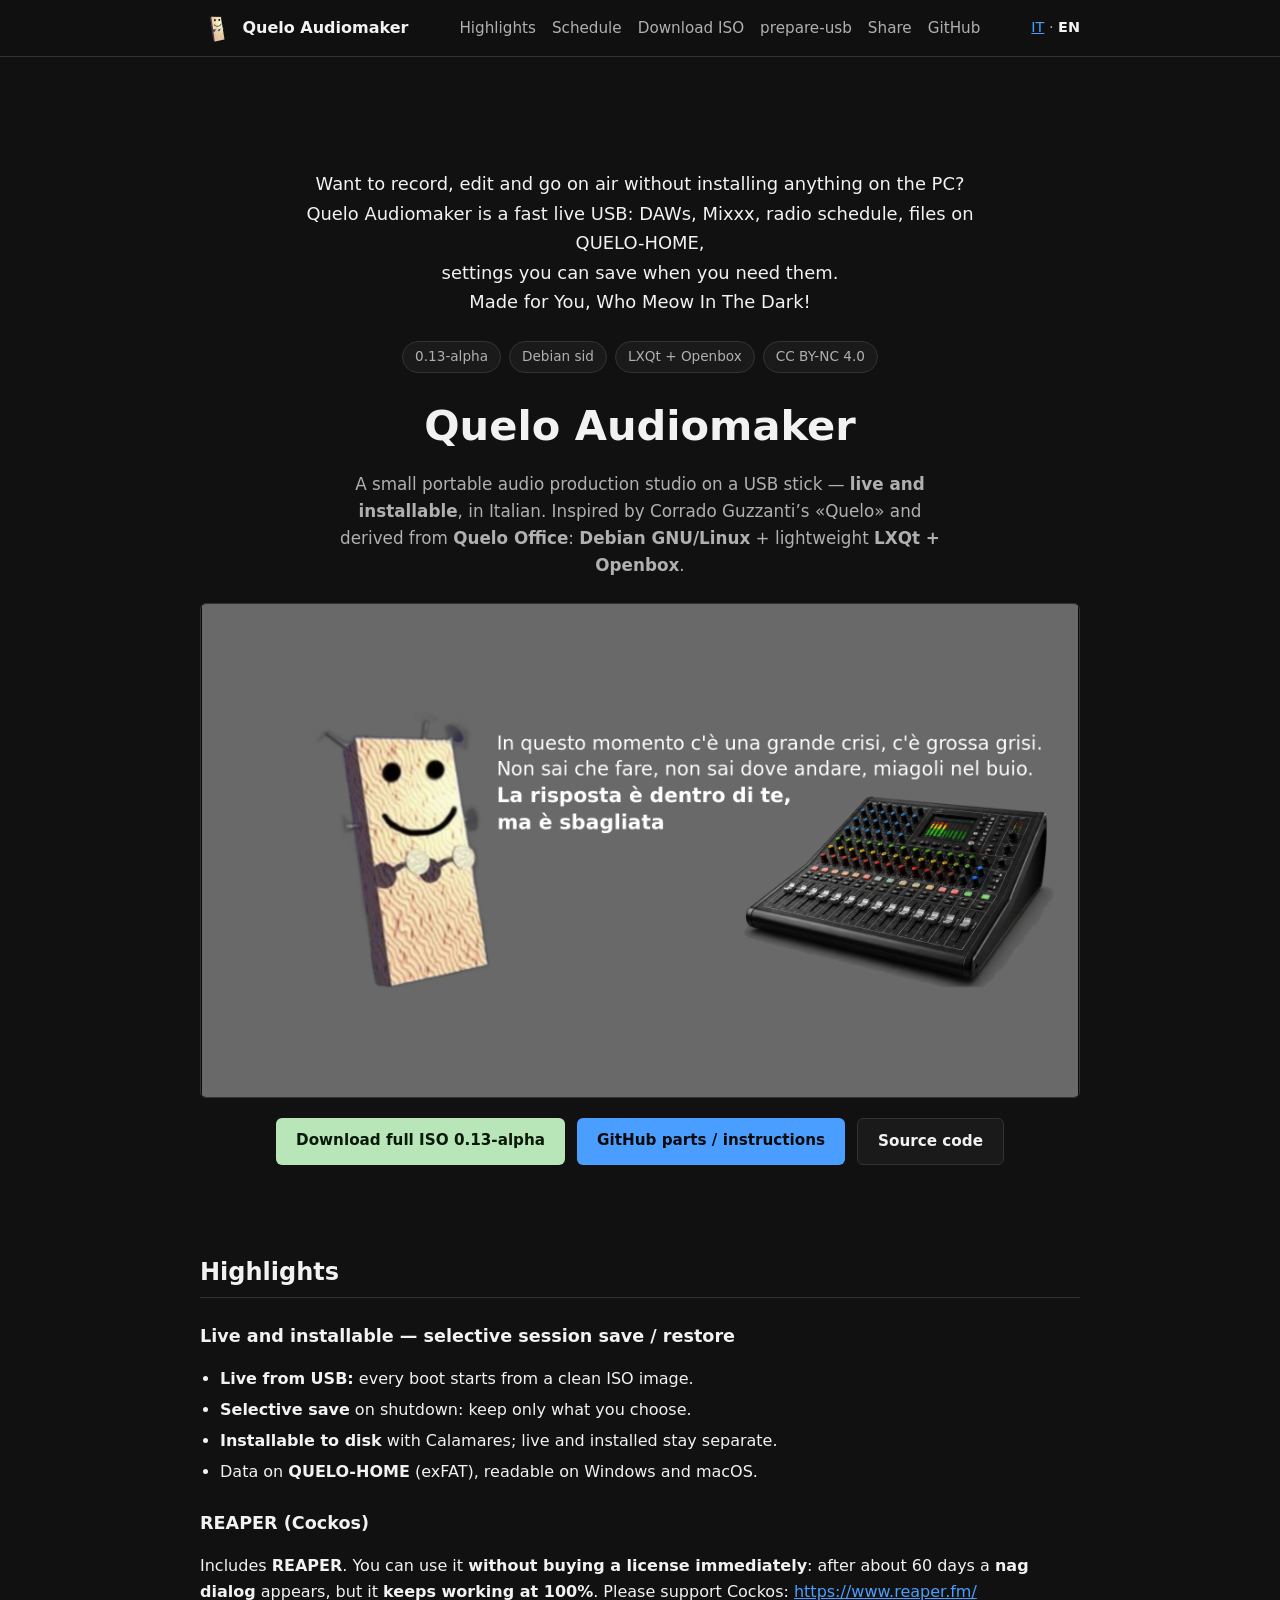
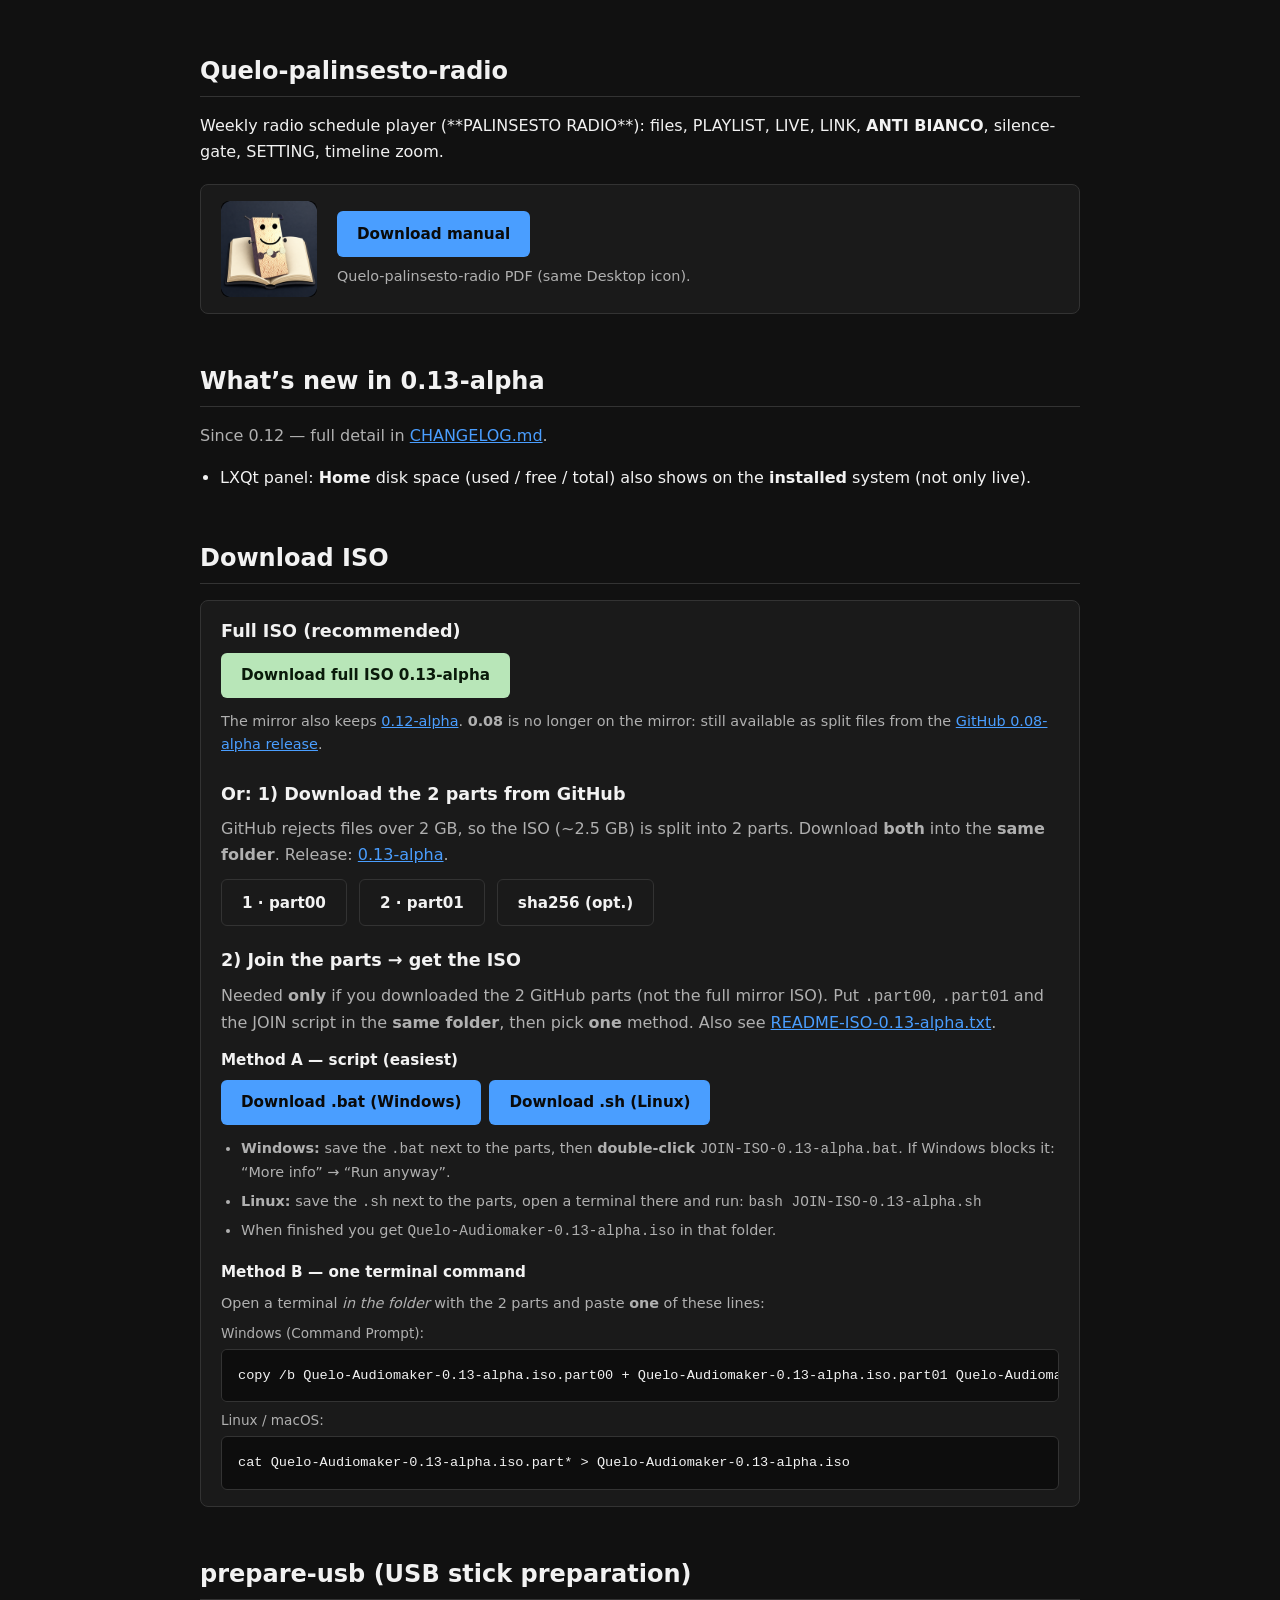
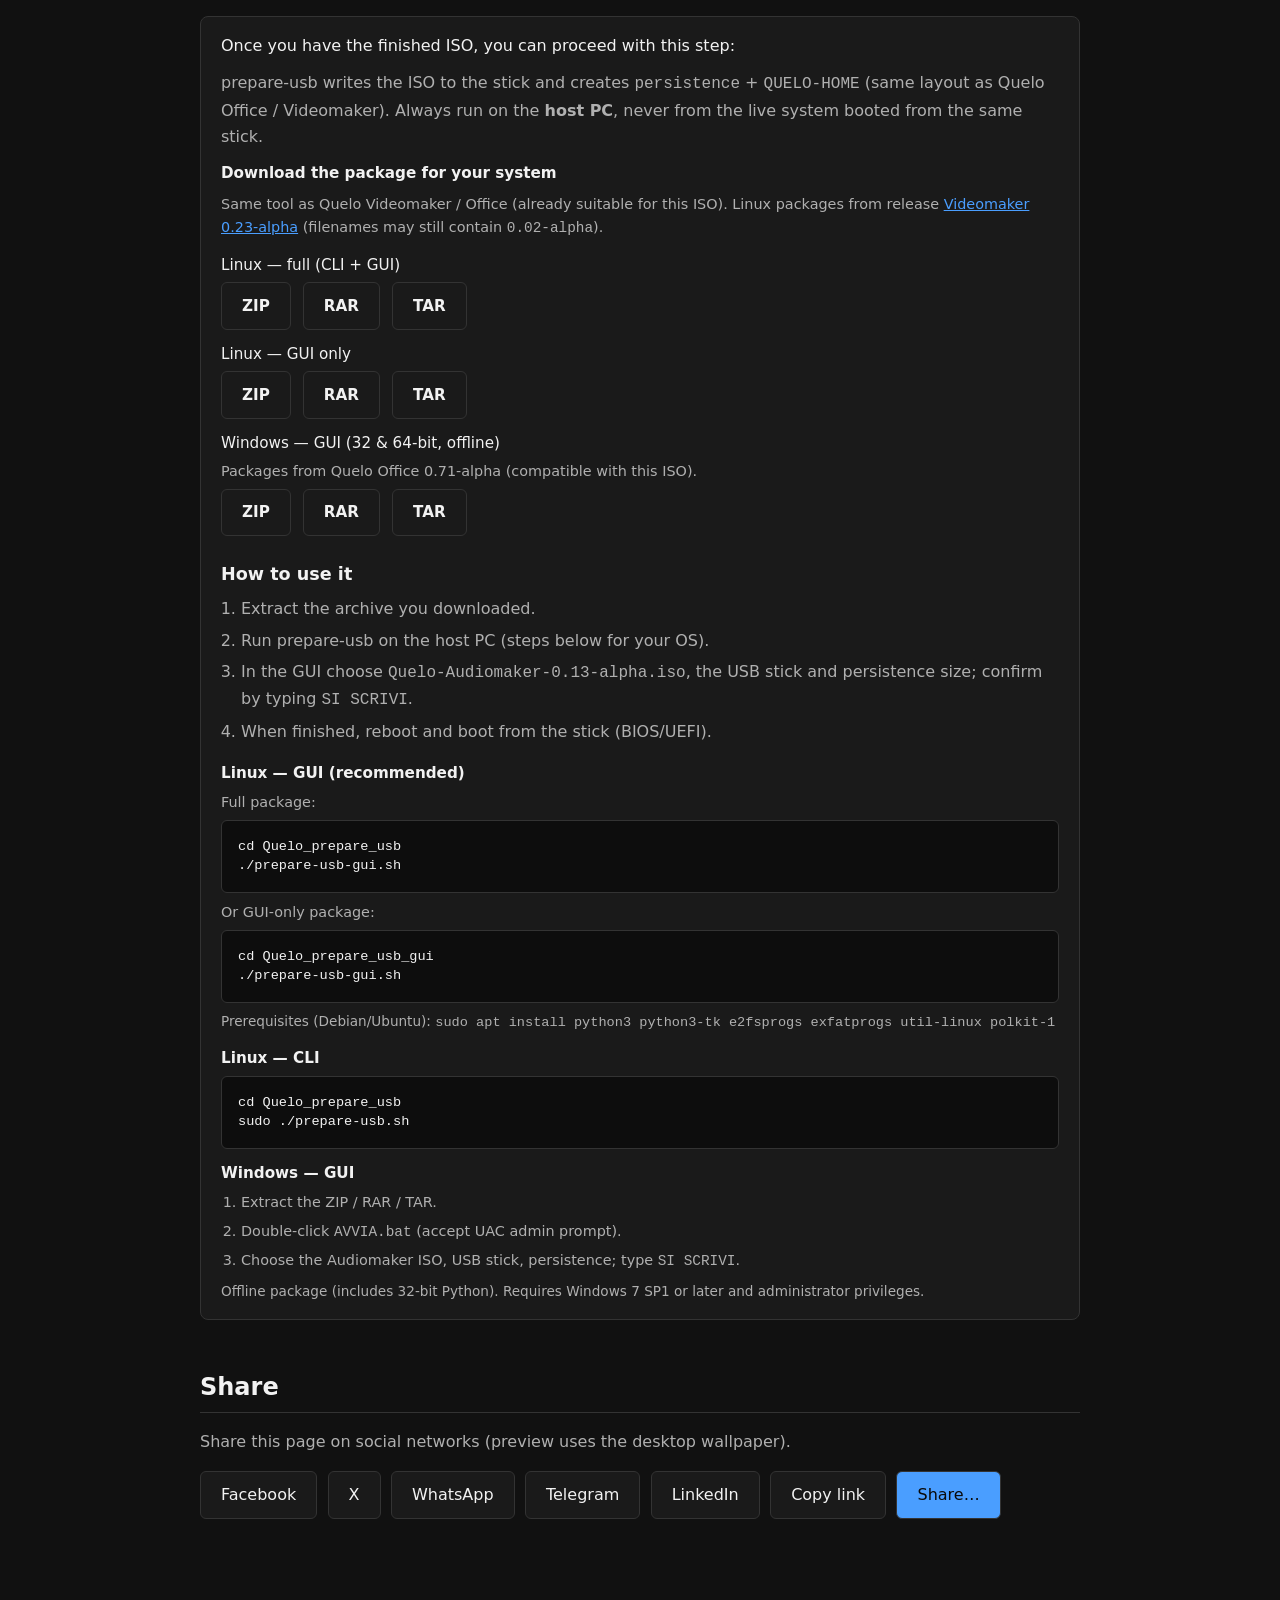
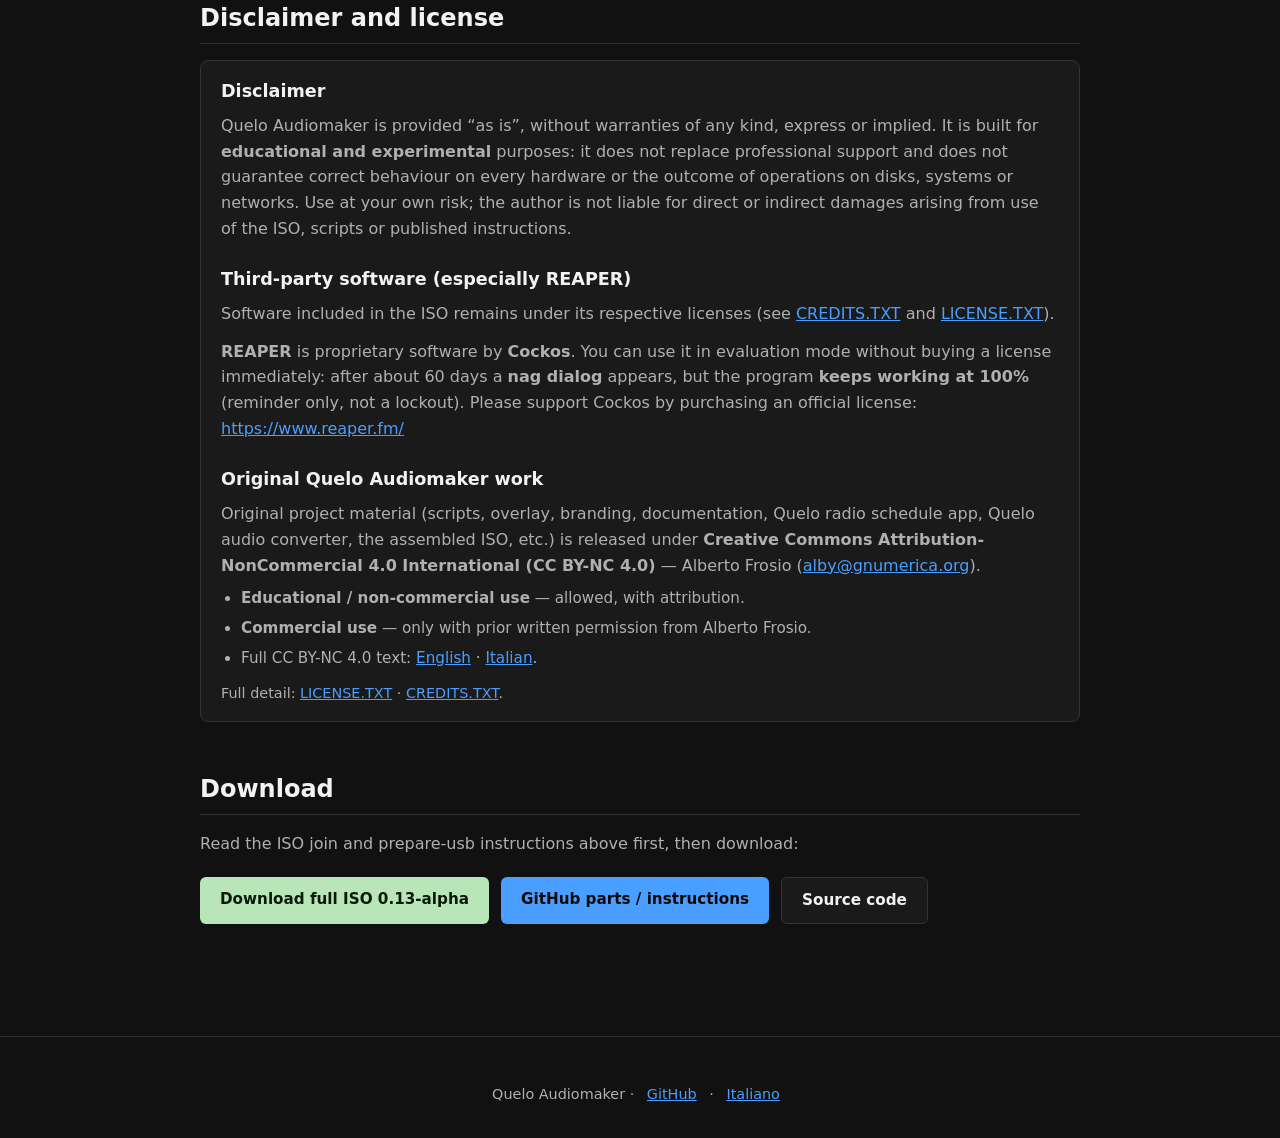
<file: docs/en/index.html>
<!DOCTYPE html>
<html lang="en" prefix="og: https://ogp.me/ns# fb: https://ogp.me/ns/fb#">
<head>
  <meta charset="utf-8">
  <meta property="fb:app_id" content="1402918248430555">
  <meta name="viewport" content="width=device-width, initial-scale=1">
  <title>Quelo Audiomaker 0.13-alpha — live USB audio studio</title>
  <meta name="description" content="Quelo Audiomaker 0.13-alpha: live USB audio studio. Home disk widget on installed too, Calamares, QUELO-HOME, REAPER, Ardour, Mixxx. Debian sid + LXQt.">
  <meta name="keywords" content="Quelo Audiomaker, live USB, Debian, audio, REAPER, Ardour, Mixxx, radio schedule, Calamares">
  <meta name="author" content="Alberto Frosio">
  <meta name="theme-color" content="#111111">
  <meta name="robots" content="index,follow">
  <link rel="canonical" href="https://alby-quelo.github.io/Quelo-Audiomaker/en/">

  <meta property="og:type" content="website">
  <meta property="og:site_name" content="Quelo Audiomaker">
  <meta property="og:url" content="https://alby-quelo.github.io/Quelo-Audiomaker/en/">
  <meta property="og:title" content="Quelo Audiomaker 0.13-alpha — live USB audio studio">
  <meta property="og:description" content="0.13-alpha: portable audio on USB. Home disk widget on installed too, Calamares, QUELO-HOME, REAPER, Ardour, Mixxx. Debian sid + LXQt.">
  <meta property="og:image" content="https://alby-quelo.github.io/Quelo-Audiomaker/quelo-sfondo-audiomaker.png">
  <meta property="og:image:secure_url" content="https://alby-quelo.github.io/Quelo-Audiomaker/quelo-sfondo-audiomaker.png">
  <meta property="og:image:type" content="image/png">
  <meta property="og:image:alt" content="Quelo Audiomaker desktop wallpaper">
  <meta property="og:image:width" content="1920">
  <meta property="og:image:height" content="1080">
  <meta property="og:locale" content="en_US">
  <meta property="og:locale:alternate" content="it_IT">

  <meta name="twitter:card" content="summary_large_image">
  <meta name="twitter:title" content="Quelo Audiomaker 0.13-alpha — live USB audio studio">
  <meta name="twitter:description" content="0.13-alpha: live USB audio. Home disk widget on installed too, Calamares, QUELO-HOME, REAPER, Mixxx. Debian sid + LXQt.">
  <meta name="twitter:image" content="https://alby-quelo.github.io/Quelo-Audiomaker/quelo-sfondo-audiomaker.png">
  <meta name="twitter:image:alt" content="Quelo Audiomaker desktop wallpaper">

  <meta itemprop="name" content="Quelo Audiomaker 0.13-alpha">
  <meta itemprop="description" content="0.13-alpha: live and installable audio studio; Home disk space on the panel after install too.">
  <meta itemprop="image" content="https://alby-quelo.github.io/Quelo-Audiomaker/quelo-sfondo-audiomaker.png">

  <link rel="image_src" href="https://alby-quelo.github.io/Quelo-Audiomaker/quelo-sfondo-audiomaker.png">
  <link rel="stylesheet" href="../style.css?v=8">
  <link rel="icon" href="../logo.png" type="image/png">
  <script type="application/ld+json">
  {
    "@context": "https://schema.org",
    "@type": "SoftwareApplication",
    "name": "Quelo Audiomaker",
    "applicationCategory": "MultimediaApplication",
    "operatingSystem": "Linux",
    "softwareVersion": "0.13-alpha",
    "url": "https://alby-quelo.github.io/Quelo-Audiomaker/en/",
    "downloadUrl": "https://click2all.org/iso/Quelo-Audiomaker-0.13-alpha.iso",
    "image": "https://alby-quelo.github.io/Quelo-Audiomaker/quelo-sfondo-audiomaker.png",
    "description": "0.13-alpha: live USB audio studio — Home disk widget on installed too, Calamares, QUELO-HOME, REAPER, Ardour, Mixxx.",
    "author": { "@type": "Person", "name": "Alberto Frosio", "email": "alby@gnumerica.org" },
    "license": "https://creativecommons.org/licenses/by-nc/4.0/"
  }
  </script>
</head>
<body>
  <header>
    <nav class="nav">
      <a class="brand" href="./">
        <img src="../logo.png" alt="Quelo Audiomaker">
        <span>Quelo Audiomaker</span>
      </a>
      <div class="nav-links">
        <a href="#highlights">Highlights</a>
        <a href="#palinsesto">Schedule</a>
        <a href="#iso-parts">Download ISO</a>
        <a href="#prepare-usb">prepare-usb</a>
        <a href="#share">Share</a>
        <a href="https://github.com/alby-quelo/Quelo-Audiomaker">GitHub</a>
      </div>
      <div class="lang"><a href="../">IT</a> · <strong>EN</strong></div>
    </nav>
  </header>

  <main>
    <section class="hero">
      <p class="pitch">
        Want to record, edit and go on air without installing anything on the PC?<br>
        Quelo Audiomaker is a fast live USB: DAWs, Mixxx, radio schedule, files on QUELO-HOME,<br>
        settings you can save when you need them.<br>
        Made for You, Who Meow In The Dark!
      </p>
      <div class="badges">
        <span class="badge">0.13-alpha</span>
        <span class="badge">Debian sid</span>
        <span class="badge">LXQt + Openbox</span>
        <span class="badge">CC BY-NC 4.0</span>
      </div>
      <h1>Quelo Audiomaker</h1>
      <p class="tagline">
        A small portable audio production studio on a USB stick — <strong>live and installable</strong>, in Italian.
        Inspired by Corrado Guzzanti’s «Quelo» and derived from <strong>Quelo Office</strong>:
        <strong>Debian GNU/Linux</strong> + lightweight <strong>LXQt + Openbox</strong>.
      </p>

      <div class="hero-frame">
        <img class="hero-shot" src="../quelo-sfondo-audiomaker.png" alt="Quelo Audiomaker desktop wallpaper" width="1920" height="1080">
      </div>

      <div class="cta-row">
        <a class="btn btn-mirror" href="https://click2all.org/iso/Quelo-Audiomaker-0.13-alpha.iso">
          Download full ISO 0.13-alpha
        </a>
        <a class="btn btn-primary" href="#iso-parts">
          GitHub parts / instructions
        </a>
        <a class="btn btn-secondary" href="https://github.com/alby-quelo/Quelo-Audiomaker">
          Source code
        </a>
      </div>
    </section>

    <section id="highlights">
      <h2>Highlights</h2>
      <h3>Live and installable — selective session save / restore</h3>
      <ul>
        <li><strong>Live from USB:</strong> every boot starts from a clean ISO image.</li>
        <li><strong>Selective save</strong> on shutdown: keep only what you choose.</li>
        <li><strong>Installable to disk</strong> with Calamares; live and installed stay separate.</li>
        <li>Data on <strong>QUELO-HOME</strong> (exFAT), readable on Windows and macOS.</li>
      </ul>
      <h3>REAPER (Cockos)</h3>
      <p>
        Includes <strong>REAPER</strong>. You can use it <strong>without buying a license immediately</strong>:
        after about 60 days a <strong>nag dialog</strong> appears, but it <strong>keeps working at 100%</strong>.
        Please support Cockos: <a href="https://www.reaper.fm/" rel="noopener">https://www.reaper.fm/</a>
      </p>
    </section>

    <section id="palinsesto">
      <h2>Quelo-palinsesto-radio</h2>
      <p>
        Weekly radio schedule player (**PALINSESTO RADIO**): files, PLAYLIST, LIVE, LINK,
        <strong>ANTI BIANCO</strong>, silence-gate, SETTING, timeline zoom.
      </p>
      <div class="manual-download">
        <a class="manual-icon-link" href="../manuale_palinsesto.pdf" download="manuale_palinsesto.pdf" title="Download the PDF manual">
          <img src="../quelo-manuale-palinsesto.png" width="96" height="96" alt="MANUALE PALINSESTO icon">
        </a>
        <div>
          <a class="btn btn-primary" href="../manuale_palinsesto.pdf" download="manuale_palinsesto.pdf">Download manual</a>
          <p class="manual-hint">Quelo-palinsesto-radio PDF (same Desktop icon).</p>
        </div>
      </div>
    </section>

    <section id="whats-new">
      <h2>What’s new in 0.13-alpha</h2>
      <p style="color:var(--text-muted)">
        Since 0.12 — full detail in
        <a href="https://github.com/alby-quelo/Quelo-Audiomaker/blob/main/CHANGELOG.md">CHANGELOG.md</a>.
      </p>
      <ul>
        <li>LXQt panel: <strong>Home</strong> disk space (used / free / total) also shows on the <strong>installed</strong> system (not only live).</li>
      </ul>
    </section>

    <section id="iso-parts">
      <h2>Download ISO</h2>
      <div class="card" style="text-align:left">
        <h3 style="margin-top:0">Full ISO (recommended)</h3>
        <div class="cta-row" style="justify-content:flex-start;margin-top:0;flex-wrap:wrap">
          <a class="btn btn-mirror" href="https://click2all.org/iso/Quelo-Audiomaker-0.13-alpha.iso">
            Download full ISO 0.13-alpha
          </a>
        </div>
        <p style="margin:0.75rem 0 0;font-size:0.9rem;color:var(--text-muted)">
          The mirror also keeps
          <a href="https://click2all.org/iso/Quelo-Audiomaker-0.12-alpha.iso">0.12-alpha</a>.
          <strong>0.08</strong> is no longer on the mirror: still available as split files from the
          <a href="https://github.com/alby-quelo/Quelo-Audiomaker/releases/tag/0.08-alpha">GitHub 0.08-alpha release</a>.
        </p>

        <h3 style="margin-top:1.5rem">Or: 1) Download the 2 parts from GitHub</h3>
        <p style="margin:0.5rem 0 0.75rem;color:var(--text-muted)">
          GitHub rejects files over 2&nbsp;GB, so the ISO (~2.5&nbsp;GB) is split into 2 parts.
          Download <strong>both</strong> into the <strong>same folder</strong>.
          Release:
          <a href="https://github.com/alby-quelo/Quelo-Audiomaker/releases/tag/0.13-alpha">0.13-alpha</a>.
        </p>
        <div class="cta-row" style="justify-content:flex-start;margin-top:0;flex-wrap:wrap">
          <a class="btn btn-secondary" href="https://github.com/alby-quelo/Quelo-Audiomaker/releases/download/0.13-alpha/Quelo-Audiomaker-0.13-alpha.iso.part00">1 · part00</a>
          <a class="btn btn-secondary" href="https://github.com/alby-quelo/Quelo-Audiomaker/releases/download/0.13-alpha/Quelo-Audiomaker-0.13-alpha.iso.part01">2 · part01</a>
          <a class="btn btn-secondary" href="https://github.com/alby-quelo/Quelo-Audiomaker/releases/download/0.13-alpha/Quelo-Audiomaker-0.13-alpha.iso.sha256">sha256 (opt.)</a>
        </div>

        <h3 style="margin-top:1.25rem">2) Join the parts → get the ISO</h3>
        <p style="margin:0.5rem 0 0.75rem;color:var(--text-muted)">
          Needed <strong>only</strong> if you downloaded the 2 GitHub parts
          (not the full mirror ISO).
          Put <code>.part00</code>, <code>.part01</code> and the JOIN script in the
          <strong>same folder</strong>, then pick <strong>one</strong> method.
          Also see
          <a href="../README-ISO-0.13-alpha.txt">README-ISO-0.13-alpha.txt</a>.
        </p>

        <p style="margin:0 0 0.5rem;font-size:0.95rem"><strong>Method A — script (easiest)</strong></p>
        <div class="cta-row" style="justify-content:flex-start;margin-top:0;flex-wrap:wrap;gap:0.5rem">
          <a class="btn btn-primary" href="../JOIN-ISO-0.13-alpha.bat" download="JOIN-ISO-0.13-alpha.bat">Download .bat (Windows)</a>
          <a class="btn btn-primary" href="../JOIN-ISO-0.13-alpha.sh" download="JOIN-ISO-0.13-alpha.sh">Download .sh (Linux)</a>
        </div>
        <ul style="margin:0.75rem 0 0;padding-left:1.25rem;font-size:0.9rem;color:var(--text-muted)">
          <li><strong>Windows:</strong> save the <code>.bat</code> next to the parts, then <strong>double-click</strong>
            <code>JOIN-ISO-0.13-alpha.bat</code>. If Windows blocks it: “More info” → “Run anyway”.</li>
          <li><strong>Linux:</strong> save the <code>.sh</code> next to the parts, open a terminal there and run:
            <code>bash JOIN-ISO-0.13-alpha.sh</code></li>
          <li>When finished you get <code>Quelo-Audiomaker-0.13-alpha.iso</code> in that folder.</li>
        </ul>

        <p style="margin:1rem 0 0.5rem;font-size:0.95rem"><strong>Method B — one terminal command</strong></p>
        <p style="margin:0 0 0.35rem;font-size:0.9rem;color:var(--text-muted)">
          Open a terminal <em>in the folder</em> with the 2 parts and paste <strong>one</strong> of these lines:
        </p>
        <p style="margin:0.5rem 0 0.25rem;font-size:0.85rem;color:var(--text-muted)">Windows (Command Prompt):</p>
        <pre style="overflow:auto;font-size:0.85rem;margin:0 0 0.5rem">copy /b Quelo-Audiomaker-0.13-alpha.iso.part00 + Quelo-Audiomaker-0.13-alpha.iso.part01 Quelo-Audiomaker-0.13-alpha.iso</pre>
        <p style="margin:0.5rem 0 0.25rem;font-size:0.85rem;color:var(--text-muted)">Linux / macOS:</p>
        <pre style="overflow:auto;font-size:0.85rem;margin:0">cat Quelo-Audiomaker-0.13-alpha.iso.part* &gt; Quelo-Audiomaker-0.13-alpha.iso</pre>
      </div>
    </section>

    <section id="prepare-usb">
      <h2>prepare-usb (USB stick preparation)</h2>
      <div class="card" style="text-align:left">
        <p style="margin:0 0 0.75rem">
          Once you have the finished ISO, you can proceed with this step:
        </p>
        <p style="margin:0 0 0.75rem;color:var(--text-muted)">
          prepare-usb writes the ISO to the stick and creates
          <code>persistence</code> + <code>QUELO-HOME</code> (same layout as Quelo Office / Videomaker).
          Always run on the <strong>host PC</strong>, never from the live system booted from the same stick.
        </p>

        <p style="margin:0 0 0.5rem;font-size:0.95rem"><strong>Download the package for your system</strong></p>
        <p style="margin:0 0 0.75rem;font-size:0.9rem;color:var(--text-muted)">
          Same tool as Quelo Videomaker / Office (already suitable for this ISO).
          Linux packages from release
          <a href="https://github.com/alby-quelo/quelo-videomaker/releases/tag/0.23-alpha">Videomaker 0.23-alpha</a>
          (filenames may still contain <code>0.02-alpha</code>).
        </p>

        <p style="margin:0.75rem 0 0.35rem;font-size:0.95rem">Linux — full (CLI + GUI)</p>
        <div class="cta-row" style="justify-content:flex-start;margin-top:0;flex-wrap:wrap">
          <a class="btn btn-secondary" href="https://github.com/alby-quelo/quelo-videomaker/releases/download/0.23-alpha/Quelo_prepare_usb-0.02-alpha.zip">ZIP</a>
          <a class="btn btn-secondary" href="https://github.com/alby-quelo/quelo-videomaker/releases/download/0.23-alpha/Quelo_prepare_usb-0.02-alpha.rar">RAR</a>
          <a class="btn btn-secondary" href="https://github.com/alby-quelo/quelo-videomaker/releases/download/0.23-alpha/Quelo_prepare_usb-0.02-alpha.tar">TAR</a>
        </div>

        <p style="margin:0.75rem 0 0.35rem;font-size:0.95rem">Linux — GUI only</p>
        <div class="cta-row" style="justify-content:flex-start;margin-top:0;flex-wrap:wrap">
          <a class="btn btn-secondary" href="https://github.com/alby-quelo/quelo-videomaker/releases/download/0.23-alpha/Quelo_prepare_usb_gui-0.02-alpha.zip">ZIP</a>
          <a class="btn btn-secondary" href="https://github.com/alby-quelo/quelo-videomaker/releases/download/0.23-alpha/Quelo_prepare_usb_gui-0.02-alpha.rar">RAR</a>
          <a class="btn btn-secondary" href="https://github.com/alby-quelo/quelo-videomaker/releases/download/0.23-alpha/Quelo_prepare_usb_gui-0.02-alpha.tar">TAR</a>
        </div>

        <p style="margin:0.75rem 0 0.35rem;font-size:0.95rem">Windows — GUI (32 &amp; 64-bit, offline)</p>
        <p style="margin:0 0 0.35rem;font-size:0.9rem;color:var(--text-muted)">
          Packages from Quelo Office 0.71-alpha (compatible with this ISO).
        </p>
        <div class="cta-row" style="justify-content:flex-start;margin-top:0;flex-wrap:wrap">
          <a class="btn btn-secondary" href="https://github.com/alby-quelo/quelo-office/releases/download/0.71-alpha/Quelo-prepare_usb_windows.zip">ZIP</a>
          <a class="btn btn-secondary" href="https://github.com/alby-quelo/quelo-office/releases/download/0.71-alpha/Quelo-prepare_usb_windows.rar">RAR</a>
          <a class="btn btn-secondary" href="https://github.com/alby-quelo/quelo-office/releases/download/0.71-alpha/Quelo-prepare_usb_windows.tar">TAR</a>
        </div>

        <h3 style="margin-top:1.5rem">How to use it</h3>
        <ol style="margin:0.5rem 0 1rem;padding-left:1.25rem;color:var(--text-muted)">
          <li>Extract the archive you downloaded.</li>
          <li>Run prepare-usb on the host PC (steps below for your OS).</li>
          <li>In the GUI choose <code>Quelo-Audiomaker-0.13-alpha.iso</code>, the USB stick and persistence size; confirm by typing <code>SI SCRIVI</code>.</li>
          <li>When finished, reboot and boot from the stick (BIOS/UEFI).</li>
        </ol>

        <p style="margin:0 0 0.35rem;font-size:0.95rem"><strong>Linux — GUI (recommended)</strong></p>
        <p style="margin:0 0 0.35rem;font-size:0.9rem;color:var(--text-muted)">Full package:</p>
        <pre style="overflow:auto;font-size:0.85rem;margin:0 0 0.5rem">cd Quelo_prepare_usb
./prepare-usb-gui.sh</pre>
        <p style="margin:0 0 0.35rem;font-size:0.9rem;color:var(--text-muted)">Or GUI-only package:</p>
        <pre style="overflow:auto;font-size:0.85rem;margin:0 0 0.5rem">cd Quelo_prepare_usb_gui
./prepare-usb-gui.sh</pre>
        <p style="margin:0 0 0.75rem;font-size:0.85rem;color:var(--text-muted)">
          Prerequisites (Debian/Ubuntu):
          <code>sudo apt install python3 python3-tk e2fsprogs exfatprogs util-linux polkit-1</code>
        </p>

        <p style="margin:0 0 0.35rem;font-size:0.95rem"><strong>Linux — CLI</strong></p>
        <pre style="overflow:auto;font-size:0.85rem;margin:0 0 0.75rem">cd Quelo_prepare_usb
sudo ./prepare-usb.sh</pre>

        <p style="margin:0 0 0.35rem;font-size:0.95rem"><strong>Windows — GUI</strong></p>
        <ol style="margin:0.35rem 0 0.5rem;padding-left:1.25rem;font-size:0.9rem;color:var(--text-muted)">
          <li>Extract the ZIP / RAR / TAR.</li>
          <li>Double-click <code>AVVIA.bat</code> (accept UAC admin prompt).</li>
          <li>Choose the Audiomaker ISO, USB stick, persistence; type <code>SI SCRIVI</code>.</li>
        </ol>
        <p style="margin:0;font-size:0.85rem;color:var(--text-muted)">
          Offline package (includes 32-bit Python). Requires Windows 7 SP1 or later and administrator privileges.
        </p>
      </div>
    </section>

    <section id="share">
      <h2>Share</h2>
      <p style="color:var(--text-muted)">Share this page on social networks (preview uses the desktop wallpaper).</p>
      <div class="share-row" id="share-buttons">
        <a class="btn btn-secondary share-btn" data-share="facebook" href="#" rel="noopener">Facebook</a>
        <a class="btn btn-secondary share-btn" data-share="x" href="#" rel="noopener">X</a>
        <a class="btn btn-secondary share-btn" data-share="whatsapp" href="#" rel="noopener">WhatsApp</a>
        <a class="btn btn-secondary share-btn" data-share="telegram" href="#" rel="noopener">Telegram</a>
        <a class="btn btn-secondary share-btn" data-share="linkedin" href="#" rel="noopener">LinkedIn</a>
        <button type="button" class="btn btn-secondary share-btn" data-share="copy" id="share-copy">Copy link</button>
        <button type="button" class="btn btn-primary share-btn" data-share="native" id="share-native" hidden>Share…</button>
      </div>
      <p id="share-status" class="share-status" aria-live="polite"></p>
    </section>

    <section id="disclaimer">
      <h2>Disclaimer and license</h2>
      <div class="card" style="text-align:left">
        <h3 style="margin-top:0">Disclaimer</h3>
        <p style="margin:0 0 0.75rem;color:var(--text-muted)">
          Quelo Audiomaker is provided “as is”, without warranties of any kind,
          express or implied. It is built for <strong>educational and experimental</strong> purposes:
          it does not replace professional support and does not guarantee correct behaviour
          on every hardware or the outcome of operations on disks, systems or networks.
          Use at your own risk; the author is not liable for direct or indirect damages
          arising from use of the ISO, scripts or published instructions.
        </p>

        <h3>Third-party software (especially REAPER)</h3>
        <p style="margin:0 0 0.75rem;color:var(--text-muted)">
          Software included in the ISO remains under its respective licenses
          (see <a href="https://github.com/alby-quelo/Quelo-Audiomaker/blob/main/CREDITS.TXT">CREDITS.TXT</a>
          and <a href="https://github.com/alby-quelo/Quelo-Audiomaker/blob/main/LICENSE.TXT">LICENSE.TXT</a>).
        </p>
        <p style="margin:0 0 0.75rem;color:var(--text-muted)">
          <strong>REAPER</strong> is proprietary software by <strong>Cockos</strong>.
          You can use it in evaluation mode without buying a license immediately:
          after about 60 days a <strong>nag dialog</strong> appears, but the program
          <strong>keeps working at 100%</strong> (reminder only, not a lockout).
          Please support Cockos by purchasing an official license:
          <a href="https://www.reaper.fm/" rel="noopener">https://www.reaper.fm/</a>
        </p>

        <h3>Original Quelo Audiomaker work</h3>
        <p style="margin:0 0 0.5rem;color:var(--text-muted)">
          Original project material (scripts, overlay, branding, documentation,
          Quelo radio schedule app, Quelo audio converter, the assembled ISO, etc.)
          is released under
          <strong>Creative Commons Attribution-NonCommercial 4.0 International (CC BY-NC 4.0)</strong>
          — Alberto Frosio
          (<a href="mailto:alby@gnumerica.org">alby@gnumerica.org</a>).
        </p>
        <ul style="margin:0 0 0.75rem;padding-left:1.25rem;color:var(--text-muted);font-size:0.95rem">
          <li><strong>Educational / non-commercial use</strong> — allowed, with attribution.</li>
          <li><strong>Commercial use</strong> — only with prior written permission from Alberto Frosio.</li>
          <li>Full CC BY-NC 4.0 text:
            <a href="https://creativecommons.org/licenses/by-nc/4.0/legalcode" rel="noopener">English</a> ·
            <a href="https://creativecommons.org/licenses/by-nc/4.0/legalcode.it" rel="noopener">Italian</a>.</li>
        </ul>
        <p style="margin:0;font-size:0.9rem;color:var(--text-muted)">
          Full detail:
          <a href="https://github.com/alby-quelo/Quelo-Audiomaker/blob/main/LICENSE.TXT">LICENSE.TXT</a> ·
          <a href="https://github.com/alby-quelo/Quelo-Audiomaker/blob/main/CREDITS.TXT">CREDITS.TXT</a>.
        </p>
      </div>
    </section>

    <section id="download">
      <h2>Download</h2>
      <p style="color:var(--text-muted)">
        Read the ISO join and prepare-usb instructions above first, then download:
      </p>
      <div class="cta-row" style="justify-content:flex-start">
        <a class="btn btn-mirror" href="https://click2all.org/iso/Quelo-Audiomaker-0.13-alpha.iso">
          Download full ISO 0.13-alpha
        </a>
        <a class="btn btn-primary" href="#iso-parts">
          GitHub parts / instructions
        </a>
        <a class="btn btn-secondary" href="https://github.com/alby-quelo/Quelo-Audiomaker">
          Source code
        </a>
      </div>
    </section>
  </main>

  <footer>
    <p>Quelo Audiomaker · <a href="https://github.com/alby-quelo/Quelo-Audiomaker">GitHub</a> · <a href="../">Italiano</a></p>
  </footer>
  <script src="../share.js?v=1" defer></script>
</body>
</html>
</file>
<file: docs/style.css>
:root {
  --bg: #111111;
  --bg-card: #1a1a1a;
  --bg-panel: #e8e8e8;
  --text: #f2f2f2;
  --text-muted: #b0b0b0;
  --accent: #4a9eff;
  --accent-hover: #6eb1ff;
  --border: #333;
  --max: 920px;
}

* {
  box-sizing: border-box;
}

html {
  scroll-behavior: smooth;
}

body {
  margin: 0;
  font-family: "Segoe UI", system-ui, -apple-system, sans-serif;
  background: var(--bg);
  color: var(--text);
  line-height: 1.6;
}

a {
  color: var(--accent);
}

a:hover {
  color: var(--accent-hover);
}

header {
  border-bottom: 1px solid var(--border);
  background: rgba(17, 17, 17, 0.95);
  position: sticky;
  top: 0;
  z-index: 10;
}

.nav {
  max-width: var(--max);
  margin: 0 auto;
  padding: 0.75rem 1.25rem;
  display: flex;
  align-items: center;
  justify-content: space-between;
  gap: 1rem;
  flex-wrap: wrap;
}

.brand {
  display: flex;
  align-items: center;
  gap: 0.65rem;
  color: var(--text);
  text-decoration: none;
  font-weight: 600;
}

.brand img {
  width: 32px;
  height: 32px;
}

.nav-links {
  display: flex;
  gap: 1rem;
  flex-wrap: wrap;
  font-size: 0.95rem;
}

.nav-links a {
  color: var(--text-muted);
  text-decoration: none;
}

.nav-links a:hover {
  color: var(--text);
}

.lang {
  font-size: 0.9rem;
  color: var(--text-muted);
}

.lang strong {
  color: var(--text);
}

main {
  max-width: var(--max);
  margin: 0 auto;
  padding: 2rem 1.25rem 4rem;
}

.hero {
  text-align: center;
  padding: 2rem 0 2.5rem;
}

.hero h1 {
  font-size: clamp(1.8rem, 5vw, 2.6rem);
  margin: 0 0 0.75rem;
  font-weight: 700;
}

.hero .pitch {
  font-size: 1.12rem;
  line-height: 1.65;
  max-width: 42rem;
  margin: 0 auto 1.5rem;
  color: var(--text);
}

.hero .tagline {
  font-size: 1.05rem;
  color: var(--text-muted);
  max-width: 38rem;
  margin: 0 auto 1.5rem;
}

.hero-frame {
  width: 100%;
  max-width: 100%;
  margin: 1.5rem auto 0;
  aspect-ratio: 16 / 9;
  border: 1px solid var(--border);
  border-radius: 6px;
  overflow: hidden;
  background: #0a0a0a;
  line-height: 0;
}

.hero img.hero-shot {
  width: 100%;
  height: 100%;
  object-fit: contain;
  object-position: center;
  display: block;
  border: 0;
  border-radius: 0;
  margin: 0;
  max-width: none;
}

.badges {
  display: flex;
  gap: 0.5rem;
  justify-content: center;
  flex-wrap: wrap;
  margin-bottom: 1.25rem;
}

.badge {
  background: var(--bg-card);
  border: 1px solid var(--border);
  border-radius: 999px;
  padding: 0.25rem 0.75rem;
  font-size: 0.85rem;
  color: var(--text-muted);
}

.cta-row {
  display: flex;
  gap: 0.75rem;
  justify-content: center;
  flex-wrap: wrap;
  margin-top: 1.25rem;
}

.btn {
  display: inline-block;
  padding: 0.65rem 1.25rem;
  border-radius: 6px;
  text-decoration: none;
  font-weight: 600;
  font-size: 0.95rem;
}

.btn-primary {
  background: var(--accent);
  color: #0a0a0a;
}

.btn-primary:hover {
  background: var(--accent-hover);
  color: #0a0a0a;
}

.btn-secondary {
  background: var(--bg-card);
  border: 1px solid var(--border);
  color: var(--text);
}

.btn-secondary:hover {
  border-color: #555;
  color: var(--text);
}

.btn-mirror {
  background: #b8e6b8;
  color: #0a1a0a;
}

.btn-mirror:hover {
  background: #9fd89f;
  color: #0a1a0a;
}

section {
  margin-top: 3rem;
}

section h2 {
  font-size: 1.5rem;
  margin: 0 0 1rem;
  padding-bottom: 0.35rem;
  border-bottom: 1px solid var(--border);
}

section h3 {
  font-size: 1.1rem;
  margin: 1.5rem 0 0.5rem;
  color: var(--text);
}

ul {
  padding-left: 1.25rem;
}

li {
  margin: 0.35rem 0;
}

.card {
  background: var(--bg-card);
  border: 1px solid var(--border);
  border-radius: 8px;
  padding: 1rem 1.25rem;
  margin: 1rem 0;
}

pre {
  background: #0d0d0d;
  border: 1px solid var(--border);
  border-radius: 6px;
  padding: 1rem;
  overflow-x: auto;
  font-size: 0.88rem;
  line-height: 1.45;
}

code {
  font-family: ui-monospace, "Cascadia Code", monospace;
}

table {
  width: 100%;
  border-collapse: collapse;
  font-size: 0.92rem;
}

th,
td {
  border: 1px solid var(--border);
  padding: 0.5rem 0.65rem;
  text-align: left;
}

th {
  background: var(--bg-card);
}

.shots {
  display: grid;
  gap: 1rem;
  margin-top: 1rem;
}

.shots figure {
  margin: 0;
}

.shots img {
  width: 100%;
  border: 1px solid var(--border);
  border-radius: 6px;
  display: block;
}

.shots img.shots-zoomable {
  cursor: zoom-in;
  transition: opacity 0.15s ease, outline-color 0.15s ease;
}

.shots img.shots-zoomable:hover,
.shots img.shots-zoomable:focus-visible {
  opacity: 0.92;
  outline: 2px solid var(--accent);
  outline-offset: 2px;
}

html.lightbox-open {
  overflow: hidden;
}

.lightbox {
  display: none;
  position: fixed;
  inset: 0;
  z-index: 1000;
  background: rgba(0, 0, 0, 0.88);
  align-items: center;
  justify-content: center;
  padding: 3rem 4rem 2.5rem;
}

.lightbox.is-open {
  display: flex;
}

.lightbox-figure {
  margin: 0;
  max-width: min(1100px, 100%);
  max-height: 100%;
  text-align: center;
}

.lightbox-img {
  max-width: 100%;
  max-height: calc(100vh - 7rem);
  width: auto;
  height: auto;
  border-radius: 6px;
  border: 1px solid var(--border);
  box-shadow: 0 8px 32px rgba(0, 0, 0, 0.5);
}

.lightbox-cap {
  margin-top: 0.75rem;
  color: var(--text);
  font-size: 0.95rem;
}

.lightbox-counter {
  margin: 0.25rem 0 0;
  color: var(--text-muted);
  font-size: 0.85rem;
}

.lightbox-close,
.lightbox-nav {
  position: absolute;
  background: rgba(26, 26, 26, 0.9);
  color: var(--text);
  border: 1px solid var(--border);
  cursor: pointer;
  border-radius: 6px;
  line-height: 1;
  z-index: 1001;
}

.lightbox-close:hover,
.lightbox-nav:hover {
  border-color: var(--accent);
  color: var(--accent-hover);
}

.lightbox-close {
  top: 0.75rem;
  right: 0.75rem;
  width: 2.5rem;
  height: 2.5rem;
  font-size: 1.6rem;
}

.lightbox-nav {
  top: 50%;
  transform: translateY(-50%);
  width: 2.75rem;
  height: 2.75rem;
  font-size: 1.35rem;
  padding: 0;
}

.lightbox-prev {
  left: 0.75rem;
}

.lightbox-next {
  right: 0.75rem;
}

@media (max-width: 600px) {
  .lightbox {
    padding: 3.5rem 0.75rem 1.5rem;
  }

  .lightbox-nav {
    width: 2.25rem;
    height: 2.25rem;
    font-size: 1.1rem;
  }

  .lightbox-prev {
    left: 0.35rem;
  }

  .lightbox-next {
    right: 0.35rem;
  }
}

.shots figcaption {
  font-size: 0.88rem;
  color: var(--text-muted);
  margin-top: 0.35rem;
}

.shots-grid {
  display: grid;
  grid-template-columns: repeat(auto-fit, minmax(240px, 1fr));
  gap: 1rem;
}

.disclaimer {
  margin: 1rem 0 1.5rem;
  padding: 1rem 1.25rem;
  border-left: 3px solid var(--accent);
  background: var(--bg-card);
  color: var(--text-muted);
  text-align: left;
}

.disclaimer p {
  margin: 0 0 0.75rem;
}

.disclaimer p:last-child {
  margin-bottom: 0;
}

.disclaimer.compact {
  font-size: 0.85rem;
  max-width: 42rem;
  margin: 0 auto 1rem;
}

footer {
  border-top: 1px solid var(--border);
  margin-top: 3rem;
  padding: 2rem 1.25rem;
  text-align: center;
  color: var(--text-muted);
  font-size: 0.9rem;
}

footer a {
  margin: 0 0.5rem;
}

.manual-download {
  display: flex;
  align-items: center;
  gap: 1.25rem;
  flex-wrap: wrap;
  margin: 1.25rem 0;
  padding: 1rem 1.25rem;
  background: var(--bg-card);
  border: 1px solid var(--border);
  border-radius: 8px;
}

.manual-icon-link {
  display: block;
  line-height: 0;
  flex-shrink: 0;
}

.manual-icon-link img {
  width: 96px;
  height: 96px;
  object-fit: contain;
  border-radius: 8px;
  transition: transform 0.15s ease, outline-color 0.15s ease;
}

.manual-icon-link:hover img,
.manual-icon-link:focus-visible img {
  transform: scale(1.04);
  outline: 2px solid var(--accent);
  outline-offset: 3px;
}

.manual-hint {
  margin: 0.5rem 0 0;
  color: var(--text-muted);
  font-size: 0.9rem;
}

.share-row {
  display: flex;
  flex-wrap: wrap;
  gap: 0.65rem;
  margin-top: 0.75rem;
}

.share-row .share-btn {
  cursor: pointer;
  border: 1px solid var(--border);
  font: inherit;
}

.share-status {
  min-height: 1.25rem;
  margin: 0.75rem 0 0;
  color: var(--text-muted);
  font-size: 0.9rem;
}

@media (max-width: 600px) {
  .nav-links {
    font-size: 0.85rem;
  }

  table {
    font-size: 0.82rem;
  }
}
</file>
